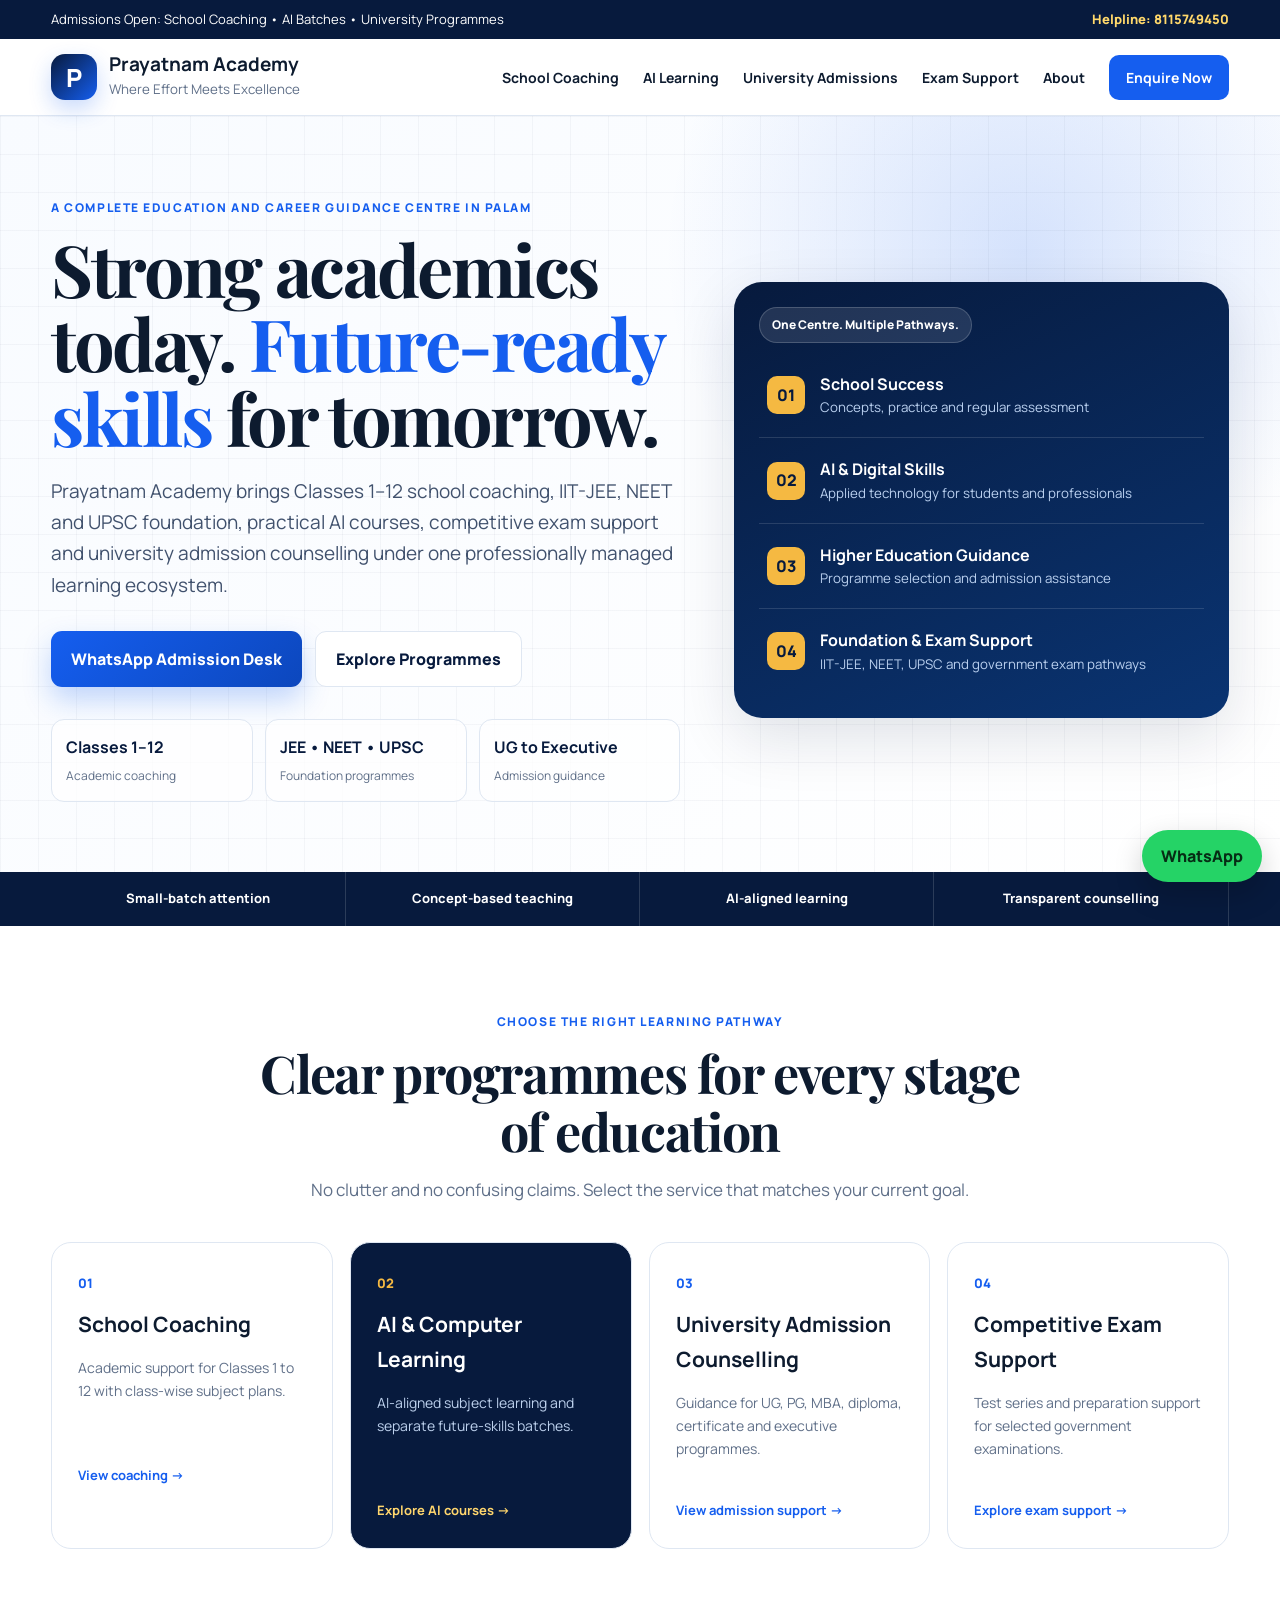
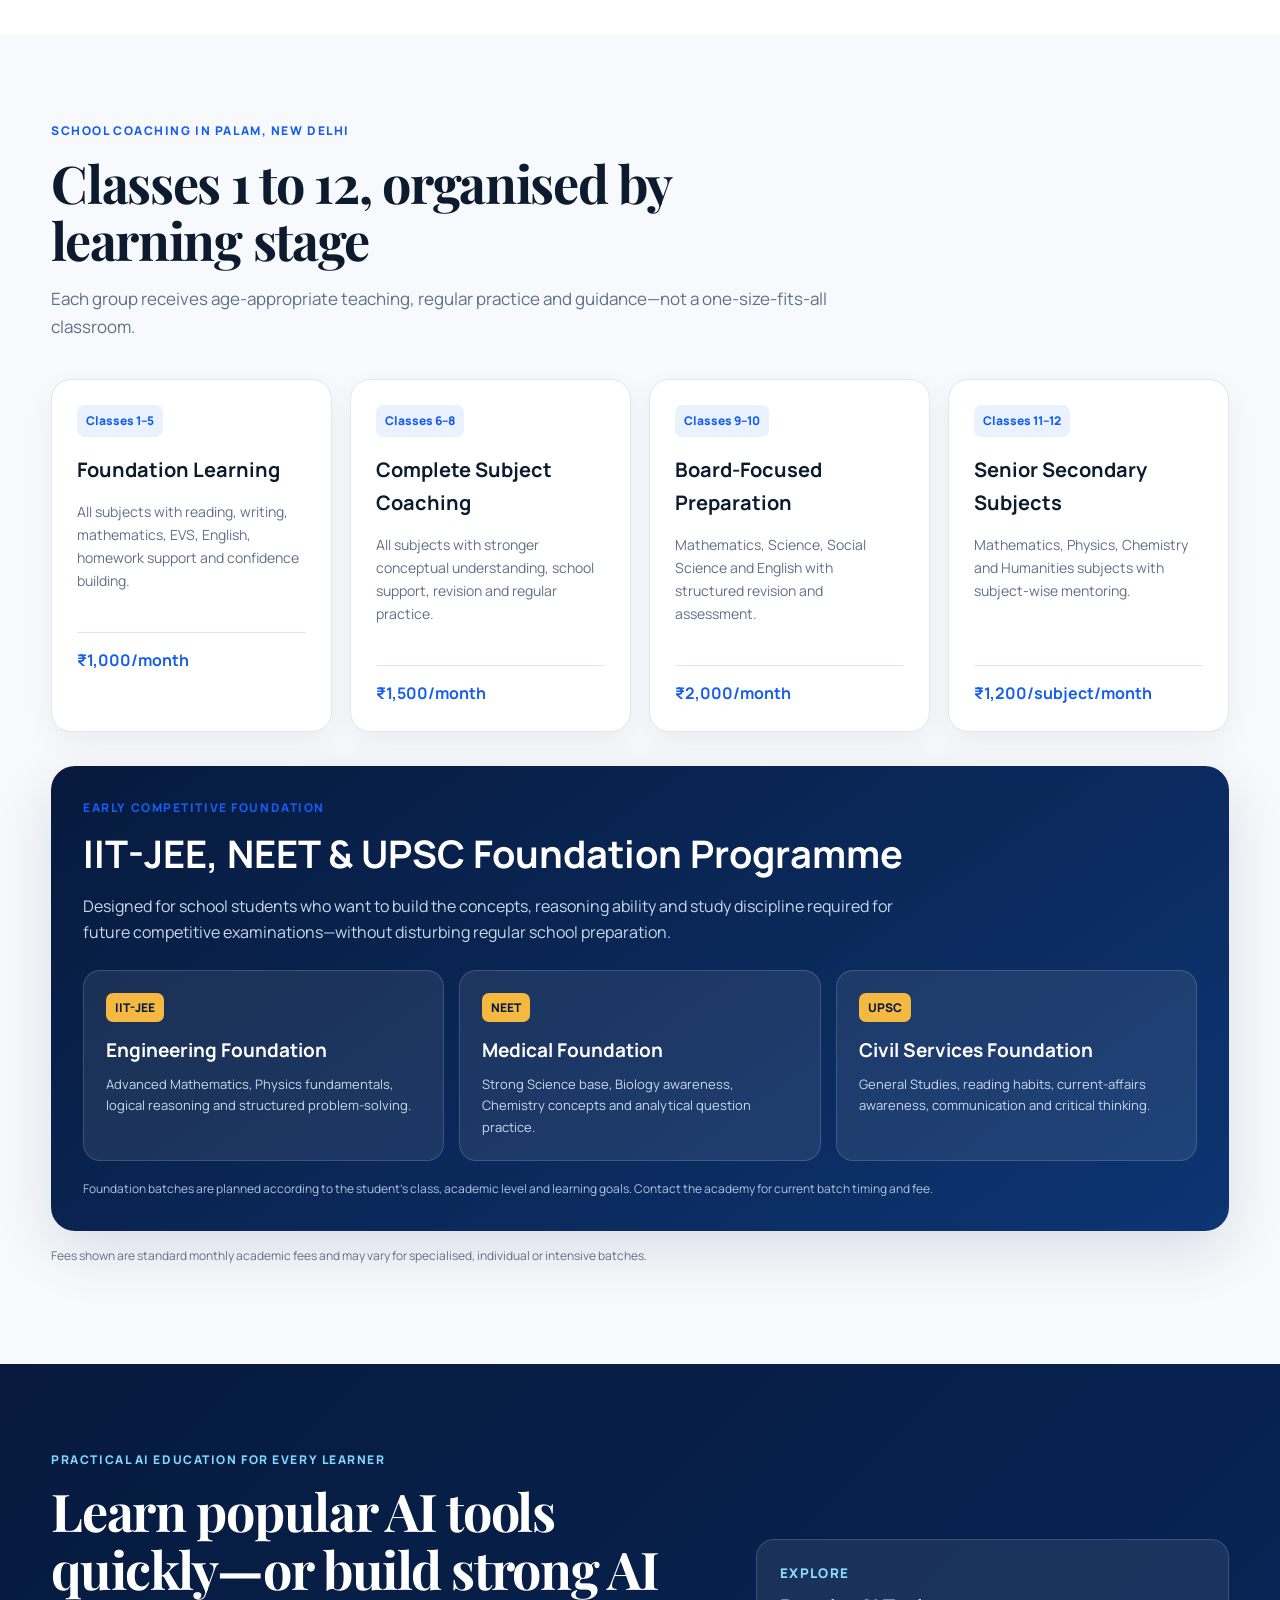
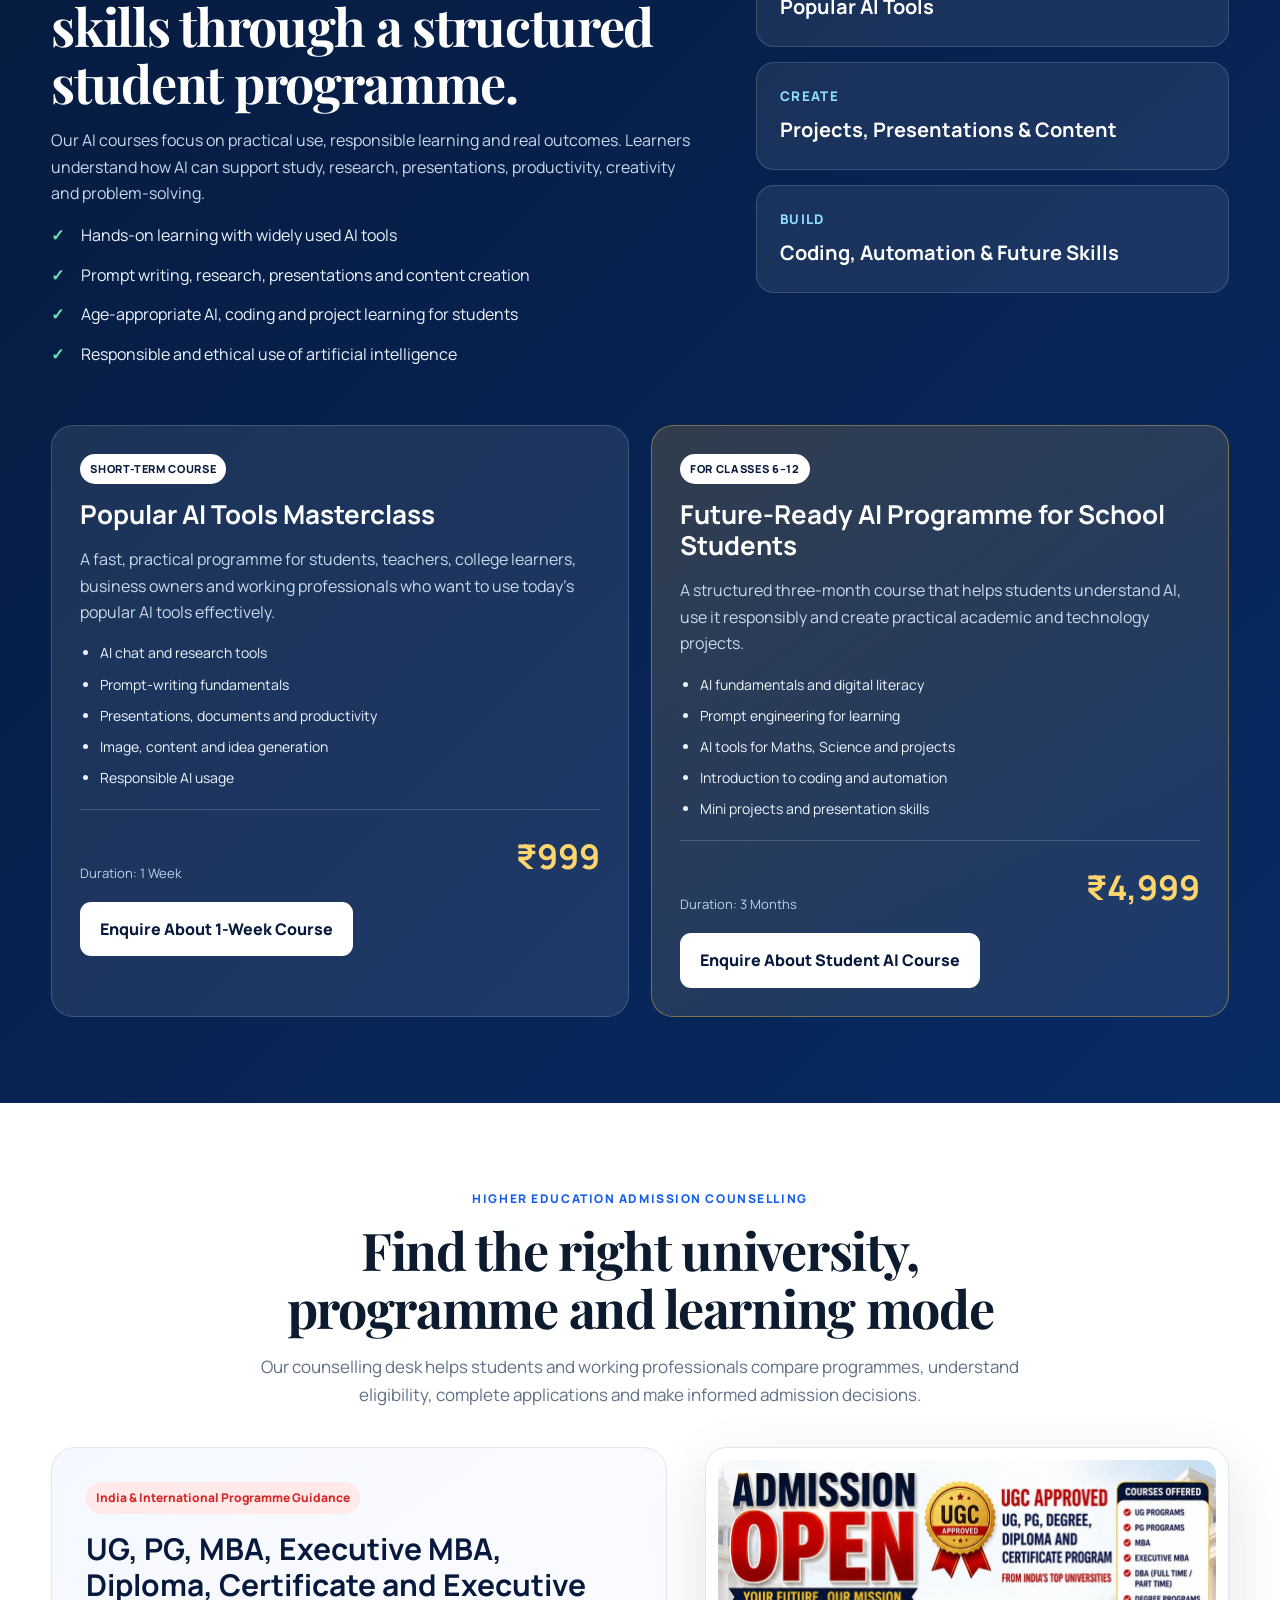
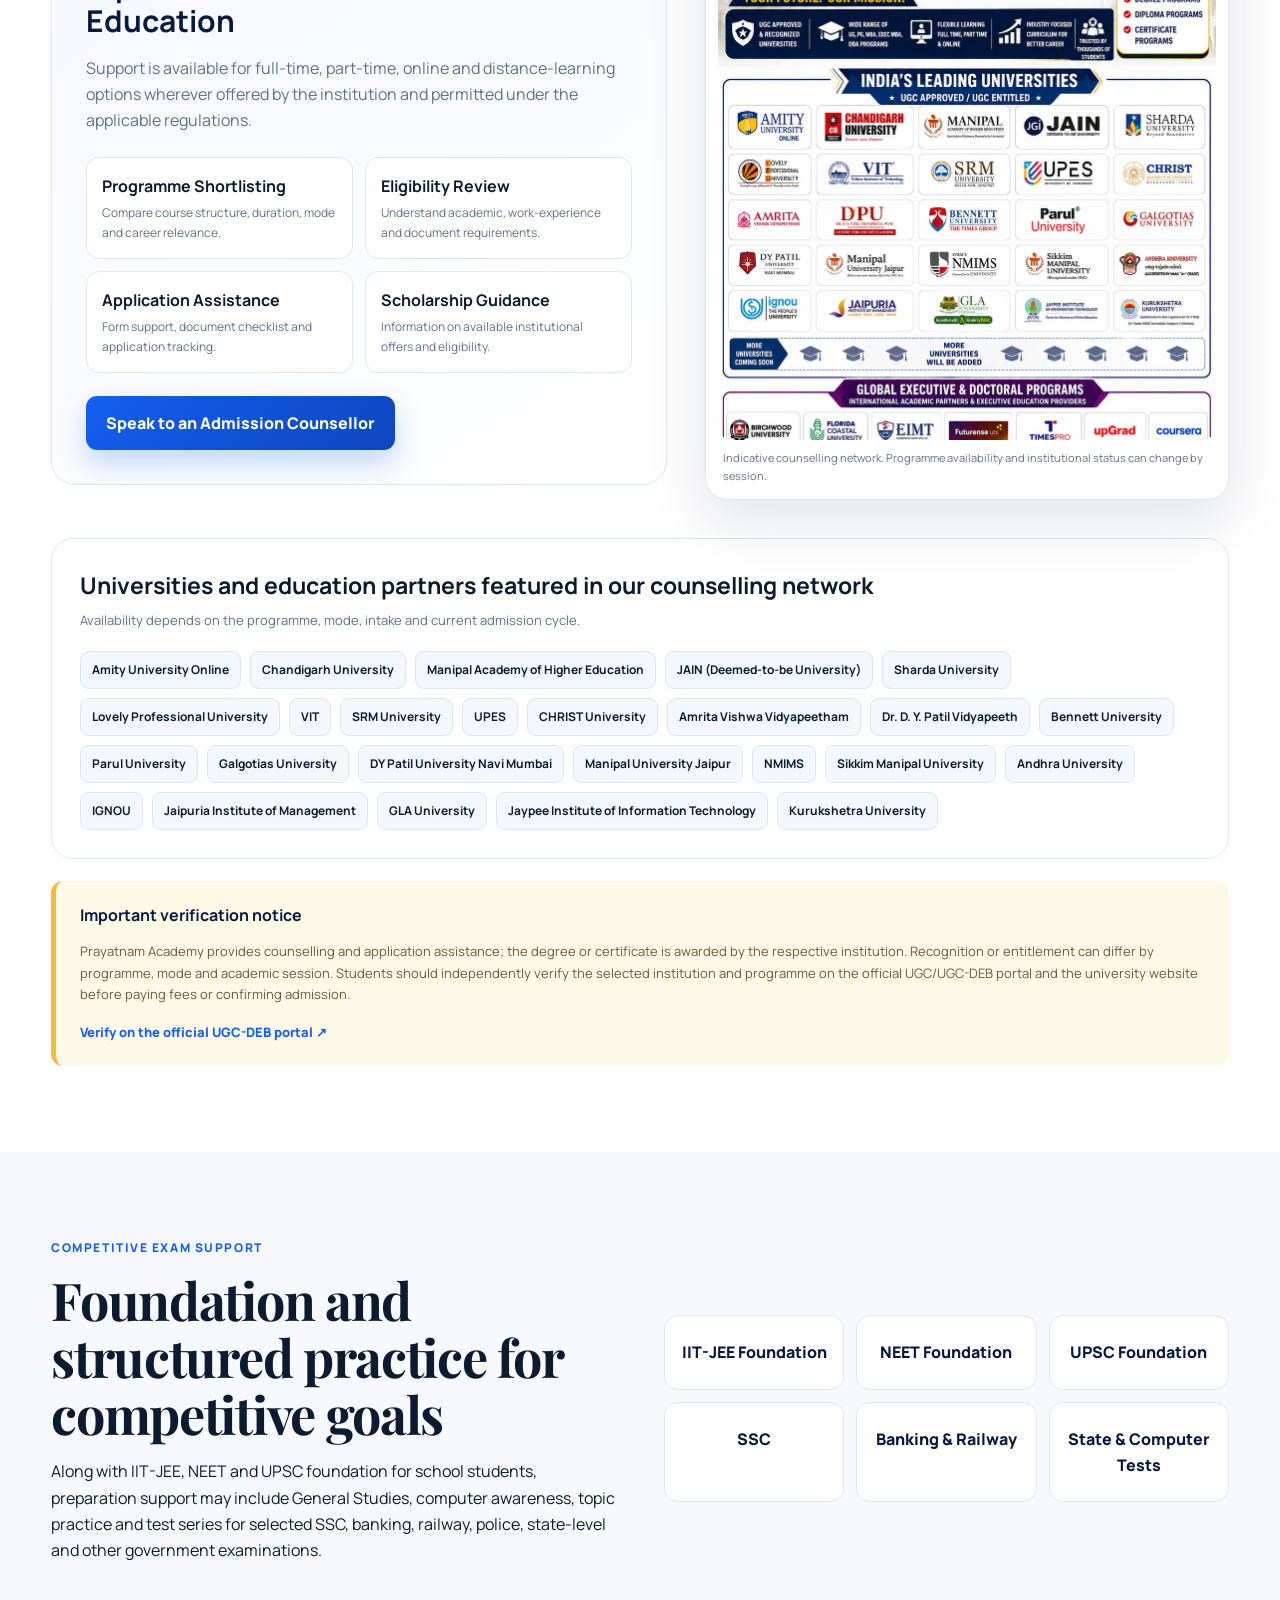
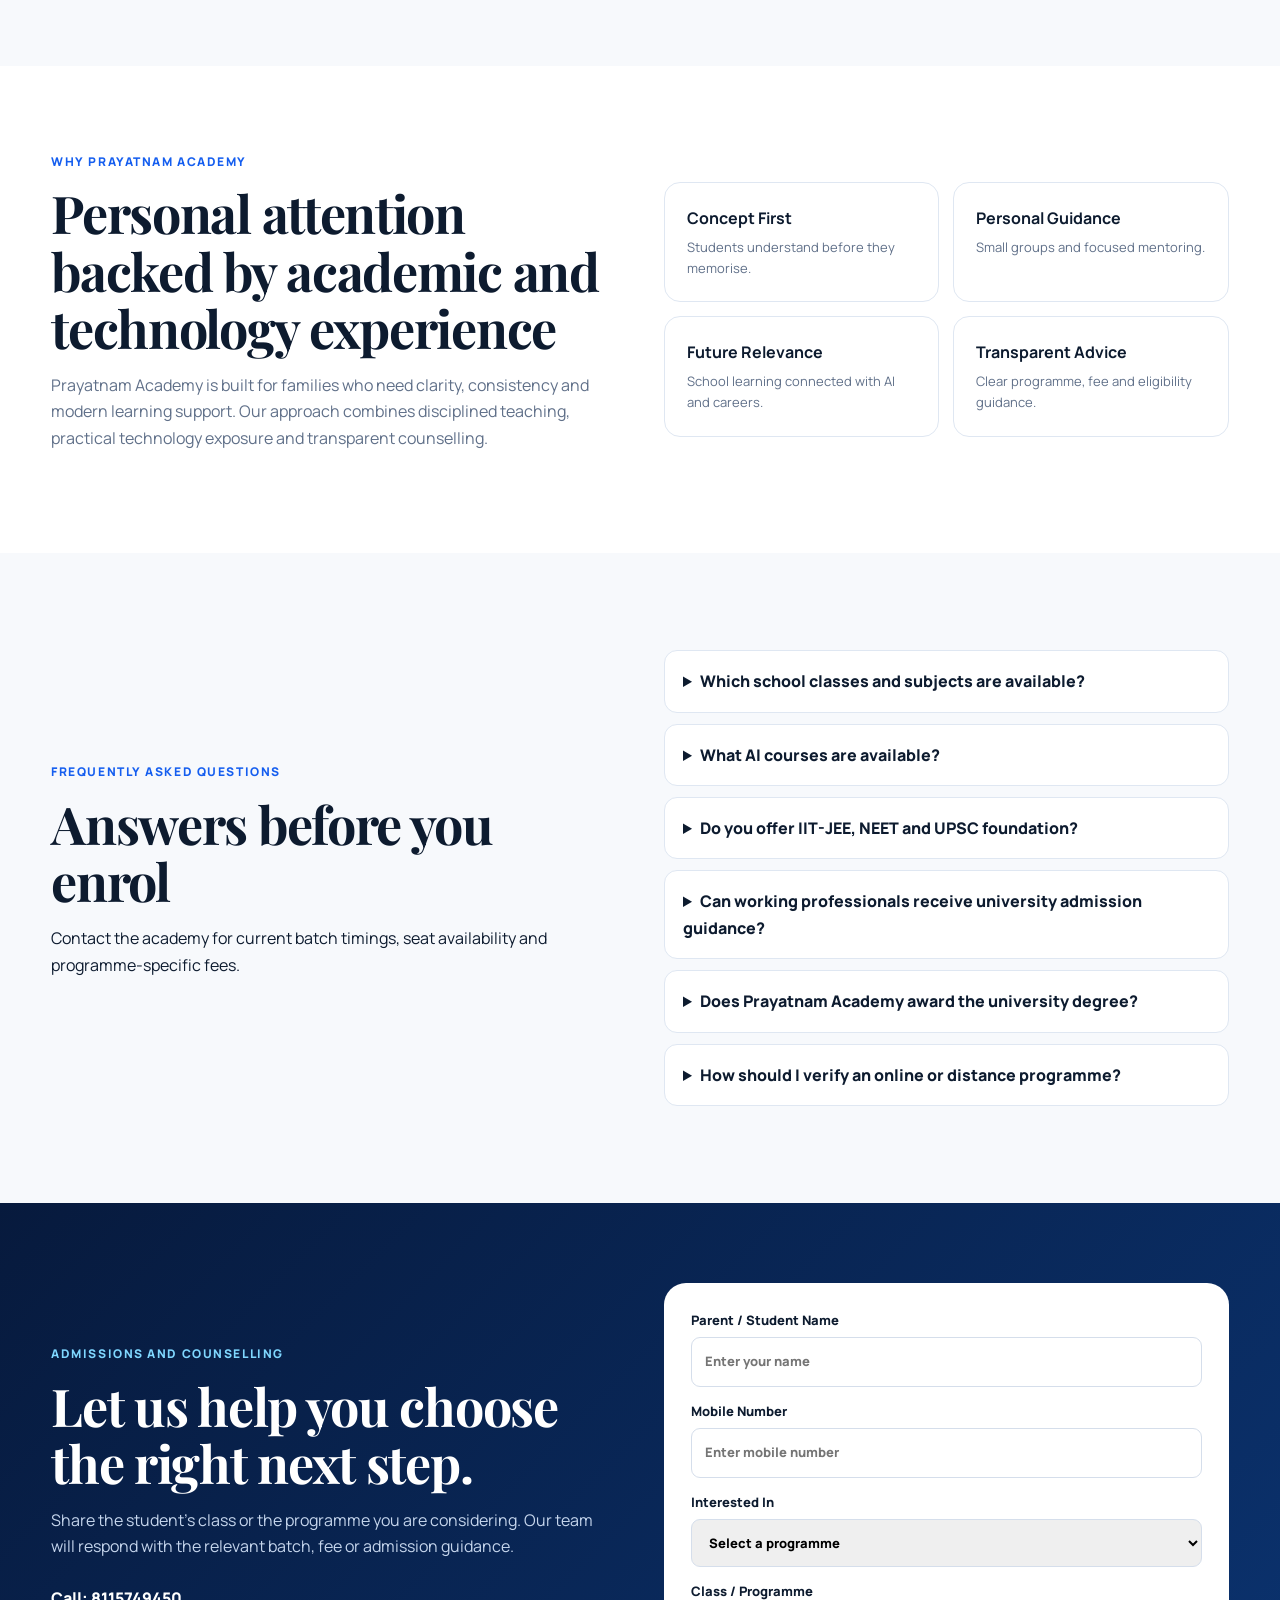
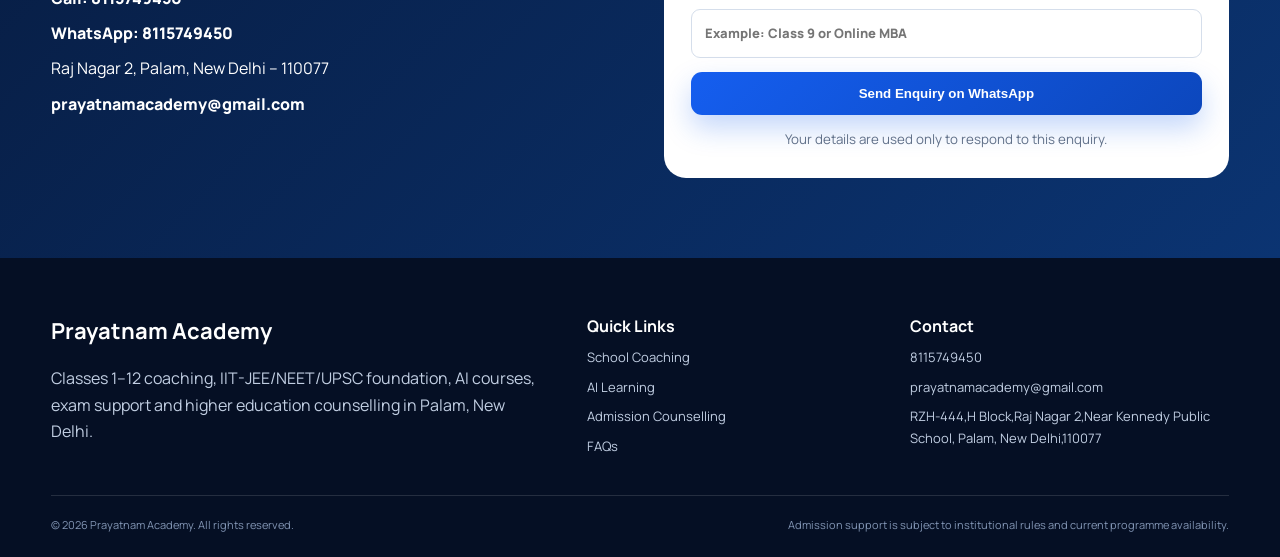
<file: index.html>
<!doctype html>
<html lang="en-IN">
<head>
  <meta charset="utf-8">
  <meta name="viewport" content="width=device-width, initial-scale=1">
  <title>Prayatnam Academy Palam | Classes 1–12, IIT-JEE, NEET, UPSC Foundation & AI Courses</title>
  <meta name="description" content="Prayatnam Academy in Palam, New Delhi offers Classes 1–12 coaching, IIT-JEE, NEET and UPSC foundation programmes, short-term AI tools courses, 3-month AI courses for Classes 6–12, competitive exam support and university admission counselling.">
  <meta name="keywords" content="Prayatnam Academy Palam, coaching classes in Palam, IIT JEE foundation Palam, NEET foundation classes Palam, UPSC foundation for school students, AI tools course Delhi, AI course for Classes 6 to 12, tuition classes Raj Nagar 2, university admission counsellor Delhi">
  <meta name="author" content="Prayatnam Academy">
  <meta name="robots" content="index,follow,max-image-preview:large,max-snippet:-1,max-video-preview:-1">
  <meta name="theme-color" content="#071a3d">
  <link rel="canonical" href="https://prayatnam247.com/">
  <link rel="preconnect" href="https://fonts.googleapis.com">
  <link rel="preconnect" href="https://fonts.gstatic.com" crossorigin>
  <link href="https://fonts.googleapis.com/css2?family=Manrope:wght@400;500;600;700;800&family=Playfair+Display:wght@700;800&display=swap" rel="stylesheet">
  <link rel="stylesheet" href="styles.css">

  <meta property="og:type" content="website">
  <meta property="og:locale" content="en_IN">
  <meta property="og:title" content="Prayatnam Academy | School Coaching, AI Learning & Admission Counselling">
  <meta property="og:description" content="One trusted learning centre for school coaching, future-ready AI skills, competitive exam support and university admission guidance in Palam, New Delhi.">
  <meta property="og:url" content="https://prayatnam247.com/">
  <meta property="og:image" content="https://prayatnam247.com/assets/university-admission-network.webp">
  <meta name="twitter:card" content="summary_large_image">

  <script type="application/ld+json">
  {
    "@context":"https://schema.org",
    "@graph":[
      {
        "@type":["EducationalOrganization","LocalBusiness"],
        "@id":"https://prayatnam247.com/#academy",
        "name":"Prayatnam Academy",
        "url":"https://prayatnam247.com/",
        "telephone":"+91-8115749450",
        "email":"prayatnamacademy@gmail.com",
        "slogan":"Where Effort Meets Excellence",
        "description":"School coaching for Classes 1 to 12, IIT-JEE, NEET and UPSC foundation, AI and computer education, competitive exam support, and university admission counselling in Palam, New Delhi.",
        "address":{
          "@type":"PostalAddress",
          "streetAddress":"Sir Chhotu Ram Marg, Near Kennedy Public School, H Block, Raj Nagar 2",
          "addressLocality":"Palam",
          "addressRegion":"Delhi",
          "postalCode":"110077",
          "addressCountry":"IN"
        },
        "areaServed":["Palam","Raj Nagar 2","Dwarka","New Delhi"],
        "sameAs":[]
      },
      {
        "@type":"WebSite",
        "@id":"https://prayatnam247.com/#website",
        "url":"https://prayatnam247.com/",
        "name":"Prayatnam Academy",
        "publisher":{"@id":"https://prayatnam247.com/#academy"}
      },
      {
        "@type":"FAQPage",
        "mainEntity":[
          {"@type":"Question","name":"Which classes are taught at Prayatnam Academy?","acceptedAnswer":{"@type":"Answer","text":"Prayatnam Academy provides all-subject coaching for Classes 1 to 8, Maths, Science, English and Social Science for Classes 9 and 10, and Mathematics, Science and Humanities subjects for Classes 11 and 12."}},
          {"@type":"Question","name":"Does Prayatnam Academy offer AI classes for school students?","acceptedAnswer":{"@type":"Answer","text":"Yes. A structured 3-month AI programme is available for Classes 6 to 12 at a fee of ₹4,999. Short-term 1-week courses covering popular AI tools are also available for students, teachers, college learners and working professionals at ₹999."}},
          {"@type":"Question","name":"Do you provide IIT-JEE, NEET and UPSC foundation coaching?","acceptedAnswer":{"@type":"Answer","text":"Yes. Foundation batches for IIT-JEE, NEET and UPSC are available for school students, with emphasis on Mathematics, Science, logical reasoning, general studies, analytical thinking and exam-oriented practice."}},
          {"@type":"Question","name":"Do you provide university admission counselling?","acceptedAnswer":{"@type":"Answer","text":"Yes. The academy provides counselling and application support for UG, PG, MBA, Executive MBA, diploma, certificate and selected doctoral or executive programmes, subject to the university's current eligibility, recognition and admission rules."}},
          {"@type":"Question","name":"How can students verify an online or distance programme?","acceptedAnswer":{"@type":"Answer","text":"Students should verify the university and the specific programme for the relevant academic session on the official UGC or UGC-DEB portal before completing admission."}}
        ]
      }
    ]
  }
  </script>
</head>
<body>
  <a class="skip-link" href="#main">Skip to content</a>

  <div class="announcement">
    <div class="container announcement-inner">
      <span>Admissions Open: School Coaching • AI Batches • University Programmes</span>
      <a href="tel:+918115749450">Helpline: 8115749450</a>
    </div>
  </div>

  <header class="site-header" id="top">
    <div class="container nav-wrap">
      <a class="brand" href="#top" aria-label="Prayatnam Academy home">
        <span class="brand-mark">P</span>
        <span><strong>Prayatnam Academy</strong><small>Where Effort Meets Excellence</small></span>
      </a>
      <button class="menu-btn" aria-label="Open navigation" aria-expanded="false">☰</button>
      <nav class="main-nav" aria-label="Primary navigation">
        <a href="#school">School Coaching</a>
        <a href="#ai">AI Learning</a>
        <a href="#admissions">University Admissions</a>
        <a href="#exams">Exam Support</a>
        <a href="#about">About</a>
        <a class="nav-action" href="#contact">Enquire Now</a>
      </nav>
    </div>
  </header>

  <main id="main">
    <section class="hero">
      <div class="container hero-grid">
        <div class="hero-copy">
          <div class="eyebrow">A complete education and career guidance centre in Palam</div>
          <h1>Strong academics today. <span>Future-ready skills</span> for tomorrow.</h1>
          <p>Prayatnam Academy brings Classes 1–12 school coaching, IIT-JEE, NEET and UPSC foundation, practical AI courses, competitive exam support and university admission counselling under one professionally managed learning ecosystem.</p>
          <div class="hero-actions">
            <a class="btn btn-primary" href="https://wa.me/918115749450?text=Hello%20Prayatnam%20Academy%2C%20I%20need%20admission%20guidance." target="_blank" rel="noopener">WhatsApp Admission Desk</a>
            <a class="btn btn-secondary" href="#pathways">Explore Programmes</a>
          </div>
          <div class="trust-row">
            <div><strong>Classes 1–12</strong><span>Academic coaching</span></div>
            <div><strong>JEE • NEET • UPSC</strong><span>Foundation programmes</span></div>
            <div><strong>UG to Executive</strong><span>Admission guidance</span></div>
          </div>
        </div>
        <div class="hero-panel" aria-label="Prayatnam Academy learning pathways">
          <div class="panel-badge">One Centre. Multiple Pathways.</div>
          <article><span>01</span><div><strong>School Success</strong><small>Concepts, practice and regular assessment</small></div></article>
          <article><span>02</span><div><strong>AI & Digital Skills</strong><small>Applied technology for students and professionals</small></div></article>
          <article><span>03</span><div><strong>Higher Education Guidance</strong><small>Programme selection and admission assistance</small></div></article>
          <article><span>04</span><div><strong>Foundation & Exam Support</strong><small>IIT-JEE, NEET, UPSC and government exam pathways</small></div></article>
        </div>
      </div>
    </section>

    <section class="quick-bar" aria-label="Key benefits">
      <div class="container quick-grid">
        <span>Small-batch attention</span><span>Concept-based teaching</span><span>AI-aligned learning</span><span>Transparent counselling</span>
      </div>
    </section>

    <section class="section" id="pathways">
      <div class="container">
        <div class="section-heading centered">
          <div class="eyebrow">Choose the right learning pathway</div>
          <h2>Clear programmes for every stage of education</h2>
          <p>No clutter and no confusing claims. Select the service that matches your current goal.</p>
        </div>
        <div class="pathway-grid">
          <a class="pathway-card" href="#school"><span>01</span><h3>School Coaching</h3><p>Academic support for Classes 1 to 12 with class-wise subject plans.</p><b>View coaching →</b></a>
          <a class="pathway-card featured" href="#ai"><span>02</span><h3>AI & Computer Learning</h3><p>AI-aligned subject learning and separate future-skills batches.</p><b>Explore AI courses →</b></a>
          <a class="pathway-card" href="#admissions"><span>03</span><h3>University Admission Counselling</h3><p>Guidance for UG, PG, MBA, diploma, certificate and executive programmes.</p><b>View admission support →</b></a>
          <a class="pathway-card" href="#exams"><span>04</span><h3>Competitive Exam Support</h3><p>Test series and preparation support for selected government examinations.</p><b>Explore exam support →</b></a>
        </div>
      </div>
    </section>

    <section class="section section-soft" id="school">
      <div class="container">
        <div class="section-heading">
          <div class="eyebrow">School coaching in Palam, New Delhi</div>
          <h2>Classes 1 to 12, organised by learning stage</h2>
          <p>Each group receives age-appropriate teaching, regular practice and guidance—not a one-size-fits-all classroom.</p>
        </div>
        <div class="class-grid">
          <article><div class="class-tag">Classes 1–5</div><h3>Foundation Learning</h3><p>All subjects with reading, writing, mathematics, EVS, English, homework support and confidence building.</p><strong>₹1,000/month</strong></article>
          <article><div class="class-tag">Classes 6–8</div><h3>Complete Subject Coaching</h3><p>All subjects with stronger conceptual understanding, school support, revision and regular practice.</p><strong>₹1,500/month</strong></article>
          <article><div class="class-tag">Classes 9–10</div><h3>Board-Focused Preparation</h3><p>Mathematics, Science, Social Science and English with structured revision and assessment.</p><strong>₹2,000/month</strong></article>
          <article><div class="class-tag">Classes 11–12</div><h3>Senior Secondary Subjects</h3><p>Mathematics, Physics, Chemistry and Humanities subjects with subject-wise mentoring.</p><strong>₹1,200/subject/month</strong></article>
        </div>

        <div class="foundation-programme">
          <div class="foundation-intro">
            <div class="eyebrow">Early competitive foundation</div>
            <h3>IIT-JEE, NEET & UPSC Foundation Programme</h3>
            <p>Designed for school students who want to build the concepts, reasoning ability and study discipline required for future competitive examinations—without disturbing regular school preparation.</p>
          </div>
          <div class="foundation-cards">
            <article><span>IIT-JEE</span><h4>Engineering Foundation</h4><p>Advanced Mathematics, Physics fundamentals, logical reasoning and structured problem-solving.</p></article>
            <article><span>NEET</span><h4>Medical Foundation</h4><p>Strong Science base, Biology awareness, Chemistry concepts and analytical question practice.</p></article>
            <article><span>UPSC</span><h4>Civil Services Foundation</h4><p>General Studies, reading habits, current-affairs awareness, communication and critical thinking.</p></article>
          </div>
          <p class="foundation-note">Foundation batches are planned according to the student's class, academic level and learning goals. Contact the academy for current batch timing and fee.</p>
        </div>

        <p class="fee-note">Fees shown are standard monthly academic fees and may vary for specialised, individual or intensive batches.</p>
      </div>
    </section>

    <section class="section ai-section" id="ai">
      <div class="container">
        <div class="ai-grid">
          <div>
            <div class="eyebrow light">Practical AI education for every learner</div>
            <h2>Learn popular AI tools quickly—or build strong AI skills through a structured student programme.</h2>
            <p>Our AI courses focus on practical use, responsible learning and real outcomes. Learners understand how AI can support study, research, presentations, productivity, creativity and problem-solving.</p>
            <ul class="check-list">
              <li>Hands-on learning with widely used AI tools</li>
              <li>Prompt writing, research, presentations and content creation</li>
              <li>Age-appropriate AI, coding and project learning for students</li>
              <li>Responsible and ethical use of artificial intelligence</li>
            </ul>
          </div>
          <div class="ai-stack">
            <div><small>Explore</small><strong>Popular AI Tools</strong></div>
            <div><small>Create</small><strong>Projects, Presentations & Content</strong></div>
            <div><small>Build</small><strong>Coding, Automation & Future Skills</strong></div>
          </div>
        </div>

        <div class="ai-course-grid">
          <article class="ai-course-card quick-course">
            <div class="course-badge">Short-Term Course</div>
            <h3>Popular AI Tools Masterclass</h3>
            <p>A fast, practical programme for students, teachers, college learners, business owners and working professionals who want to use today's popular AI tools effectively.</p>
            <ul>
              <li>AI chat and research tools</li>
              <li>Prompt-writing fundamentals</li>
              <li>Presentations, documents and productivity</li>
              <li>Image, content and idea generation</li>
              <li>Responsible AI usage</li>
            </ul>
            <div class="course-price"><span>Duration: 1 Week</span><strong>₹999</strong></div>
            <a class="btn btn-light" href="https://wa.me/918115749450?text=Hello%20Prayatnam%20Academy%2C%20I%20want%20details%20about%20the%201-week%20Popular%20AI%20Tools%20course%20priced%20at%20Rs.%20999." target="_blank" rel="noopener">Enquire About 1-Week Course</a>
          </article>

          <article class="ai-course-card student-course">
            <div class="course-badge">For Classes 6–12</div>
            <h3>Future-Ready AI Programme for School Students</h3>
            <p>A structured three-month course that helps students understand AI, use it responsibly and create practical academic and technology projects.</p>
            <ul>
              <li>AI fundamentals and digital literacy</li>
              <li>Prompt engineering for learning</li>
              <li>AI tools for Maths, Science and projects</li>
              <li>Introduction to coding and automation</li>
              <li>Mini projects and presentation skills</li>
            </ul>
            <div class="course-price"><span>Duration: 3 Months</span><strong>₹4,999</strong></div>
            <a class="btn btn-light" href="https://wa.me/918115749450?text=Hello%20Prayatnam%20Academy%2C%20I%20want%20details%20about%20the%203-month%20AI%20course%20for%20Classes%206%20to%2012%20priced%20at%20Rs.%204999." target="_blank" rel="noopener">Enquire About Student AI Course</a>
          </article>
        </div>
      </div>
    </section>

    <section class="section admissions-section" id="admissions">
      <div class="container">
        <div class="section-heading centered">
          <div class="eyebrow">Higher education admission counselling</div>
          <h2>Find the right university, programme and learning mode</h2>
          <p>Our counselling desk helps students and working professionals compare programmes, understand eligibility, complete applications and make informed admission decisions.</p>
        </div>

        <div class="admission-hero">
          <div class="admission-copy">
            <span class="admission-label">India & International Programme Guidance</span>
            <h3>UG, PG, MBA, Executive MBA, Diploma, Certificate and Executive Education</h3>
            <p>Support is available for full-time, part-time, online and distance-learning options wherever offered by the institution and permitted under the applicable regulations.</p>
            <div class="admission-services">
              <div><b>Programme Shortlisting</b><span>Compare course structure, duration, mode and career relevance.</span></div>
              <div><b>Eligibility Review</b><span>Understand academic, work-experience and document requirements.</span></div>
              <div><b>Application Assistance</b><span>Form support, document checklist and application tracking.</span></div>
              <div><b>Scholarship Guidance</b><span>Information on available institutional offers and eligibility.</span></div>
            </div>
            <a class="btn btn-primary" href="https://wa.me/918115749450?text=Hello%20Prayatnam%20Academy%2C%20I%20need%20university%20admission%20counselling." target="_blank" rel="noopener">Speak to an Admission Counsellor</a>
          </div>
          <figure class="poster-wrap">
            <img src="assets/university-admission-network.webp" width="1000" height="1480" loading="lazy" alt="University admission counselling programmes and institutions supported by Prayatnam Academy">
            <figcaption>Indicative counselling network. Programme availability and institutional status can change by session.</figcaption>
          </figure>
        </div>

        <div class="university-list-wrap">
          <div class="list-title"><h3>Universities and education partners featured in our counselling network</h3><p>Availability depends on the programme, mode, intake and current admission cycle.</p></div>
          <div class="university-chips" aria-label="Featured universities">
            <span>Amity University Online</span><span>Chandigarh University</span><span>Manipal Academy of Higher Education</span><span>JAIN (Deemed-to-be University)</span><span>Sharda University</span><span>Lovely Professional University</span><span>VIT</span><span>SRM University</span><span>UPES</span><span>CHRIST University</span><span>Amrita Vishwa Vidyapeetham</span><span>Dr. D. Y. Patil Vidyapeeth</span><span>Bennett University</span><span>Parul University</span><span>Galgotias University</span><span>DY Patil University Navi Mumbai</span><span>Manipal University Jaipur</span><span>NMIMS</span><span>Sikkim Manipal University</span><span>Andhra University</span><span>IGNOU</span><span>Jaipuria Institute of Management</span><span>GLA University</span><span>Jaypee Institute of Information Technology</span><span>Kurukshetra University</span>
          </div>
        </div>

        <div class="compliance-note">
          <strong>Important verification notice</strong>
          <p>Prayatnam Academy provides counselling and application assistance; the degree or certificate is awarded by the respective institution. Recognition or entitlement can differ by programme, mode and academic session. Students should independently verify the selected institution and programme on the official UGC/UGC-DEB portal and the university website before paying fees or confirming admission.</p>
          <a href="https://deb.ugc.ac.in/" target="_blank" rel="noopener">Verify on the official UGC-DEB portal ↗</a>
        </div>
      </div>
    </section>

    <section class="section section-soft" id="exams">
      <div class="container exam-grid">
        <div>
          <div class="eyebrow">Competitive exam support</div>
          <h2>Foundation and structured practice for competitive goals</h2>
          <p>Along with IIT-JEE, NEET and UPSC foundation for school students, preparation support may include General Studies, computer awareness, topic practice and test series for selected SSC, banking, railway, police, state-level and other government examinations.</p>
        </div>
        <div class="exam-cards"><span>IIT-JEE Foundation</span><span>NEET Foundation</span><span>UPSC Foundation</span><span>SSC</span><span>Banking & Railway</span><span>State & Computer Tests</span></div>
      </div>
    </section>

    <section class="section" id="about">
      <div class="container about-grid">
        <div class="about-panel"><div class="eyebrow">Why Prayatnam Academy</div><h2>Personal attention backed by academic and technology experience</h2><p>Prayatnam Academy is built for families who need clarity, consistency and modern learning support. Our approach combines disciplined teaching, practical technology exposure and transparent counselling.</p></div>
        <div class="values-grid"><div><strong>Concept First</strong><span>Students understand before they memorise.</span></div><div><strong>Personal Guidance</strong><span>Small groups and focused mentoring.</span></div><div><strong>Future Relevance</strong><span>School learning connected with AI and careers.</span></div><div><strong>Transparent Advice</strong><span>Clear programme, fee and eligibility guidance.</span></div></div>
      </div>
    </section>

    <section class="section faq-section" id="faq">
      <div class="container faq-grid">
        <div><div class="eyebrow">Frequently asked questions</div><h2>Answers before you enrol</h2><p>Contact the academy for current batch timings, seat availability and programme-specific fees.</p></div>
        <div class="accordions">
          <details><summary>Which school classes and subjects are available?</summary><p>All-subject coaching is available for Classes 1–8. For Classes 9–10, the main subjects are Mathematics, Science, English and Social Science. For Classes 11–12, Mathematics, Physics, Chemistry and selected Humanities subjects are available.</p></details>
          <details><summary>What AI courses are available?</summary><p>A 1-week Popular AI Tools Masterclass is available at ₹999. A structured 3-month AI programme for Classes 6–12 is available at ₹4,999. AI concepts may also be connected with regular subjects during academic learning.</p></details>
          <details><summary>Do you offer IIT-JEE, NEET and UPSC foundation?</summary><p>Yes. Foundation support is available for school students and focuses on core concepts, logical reasoning, analytical thinking, General Studies awareness and disciplined exam preparation.</p></details>
          <details><summary>Can working professionals receive university admission guidance?</summary><p>Yes. Counselling is available for suitable UG, PG, MBA, Executive MBA, diploma, certificate and executive programmes, subject to eligibility and current institutional availability.</p></details>
          <details><summary>Does Prayatnam Academy award the university degree?</summary><p>No. Prayatnam Academy is a counselling and admission-support centre. The respective university or awarding institution delivers the programme and awards the qualification.</p></details>
          <details><summary>How should I verify an online or distance programme?</summary><p>Check the specific university, programme, mode and academic session on the official UGC/UGC-DEB portal and the institution's official website before admission.</p></details>
        </div>
      </div>
    </section>

    <section class="contact-section" id="contact">
      <div class="container contact-grid">
        <div class="contact-copy"><div class="eyebrow light">Admissions and counselling</div><h2>Let us help you choose the right next step.</h2><p>Share the student's class or the programme you are considering. Our team will respond with the relevant batch, fee or admission guidance.</p><div class="contact-details"><a href="tel:+918115749450">Call: 8115749450</a><a href="https://wa.me/918115749450" target="_blank" rel="noopener">WhatsApp: 8115749450</a><span>Raj Nagar 2, Palam, New Delhi – 110077</span><a href="mailto:prayatnamacademy@gmail.com">prayatnamacademy@gmail.com</a></div></div>
        <form class="inquiry-form" id="inquiryForm">
          <label>Parent / Student Name<input id="name" name="name" required autocomplete="name" placeholder="Enter your name"></label>
          <label>Mobile Number<input id="phone" name="phone" required inputmode="tel" autocomplete="tel" placeholder="Enter mobile number"></label>
          <label>Interested In<select id="interest" name="interest" required><option value="">Select a programme</option><option>School Coaching</option><option>1-Week AI Tools Course – ₹999</option><option>3-Month AI Course for Classes 6–12 – ₹4,999</option><option>IIT-JEE / NEET / UPSC Foundation</option><option>University Admission Counselling</option><option>Competitive Exam Support</option></select></label>
          <label>Class / Programme<input id="programme" name="programme" placeholder="Example: Class 9 or Online MBA"></label>
          <button class="btn btn-primary" type="submit">Send Enquiry on WhatsApp</button>
          <small>Your details are used only to respond to this enquiry.</small>
        </form>
      </div>
    </section>
  </main>

  <a class="floating-wa" href="https://wa.me/918115749450?text=Hello%20Prayatnam%20Academy%2C%20I%20need%20admission%20details." target="_blank" rel="noopener" aria-label="Chat on WhatsApp">WhatsApp</a>

  <footer>
    <div class="container footer-grid"><div><strong>Prayatnam Academy</strong><p>Classes 1–12 coaching, IIT-JEE/NEET/UPSC foundation, AI courses, exam support and higher education counselling in Palam, New Delhi.</p></div><div><b>Quick Links</b><a href="#school">School Coaching</a><a href="#ai">AI Learning</a><a href="#admissions">Admission Counselling</a><a href="#faq">FAQs</a></div><div><b>Contact</b><a href="tel:+918115749450">8115749450</a><a href="mailto:prayatnamacademy@gmail.com">prayatnamacademy@gmail.com</a><span>RZH-444,H Block,Raj Nagar 2,Near Kennedy Public School, Palam, New Delhi,110077</span></div></div>
    <div class="container footer-bottom"><span>© 2026 Prayatnam Academy. All rights reserved.</span><span>Admission support is subject to institutional rules and current programme availability.</span></div>
  </footer>
  <script src="script.js"></script>
</body>
</html>
</file>
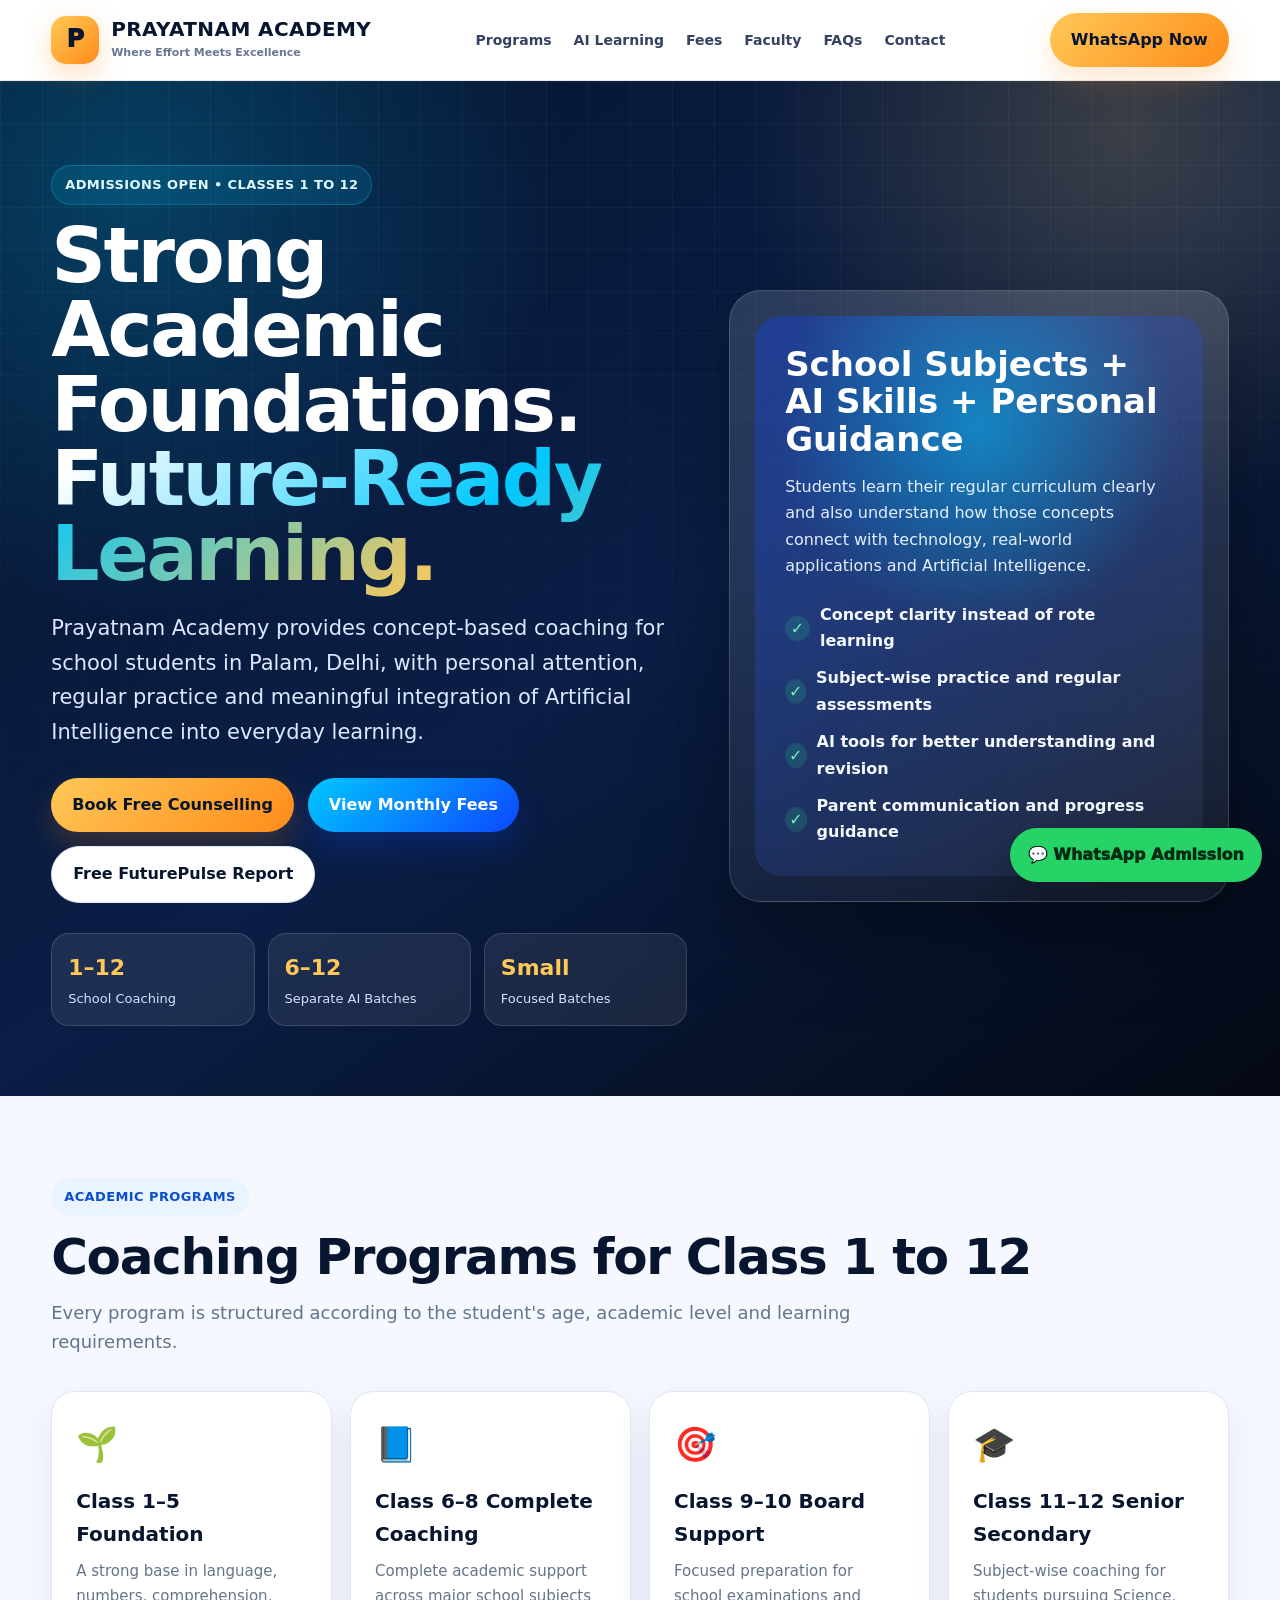
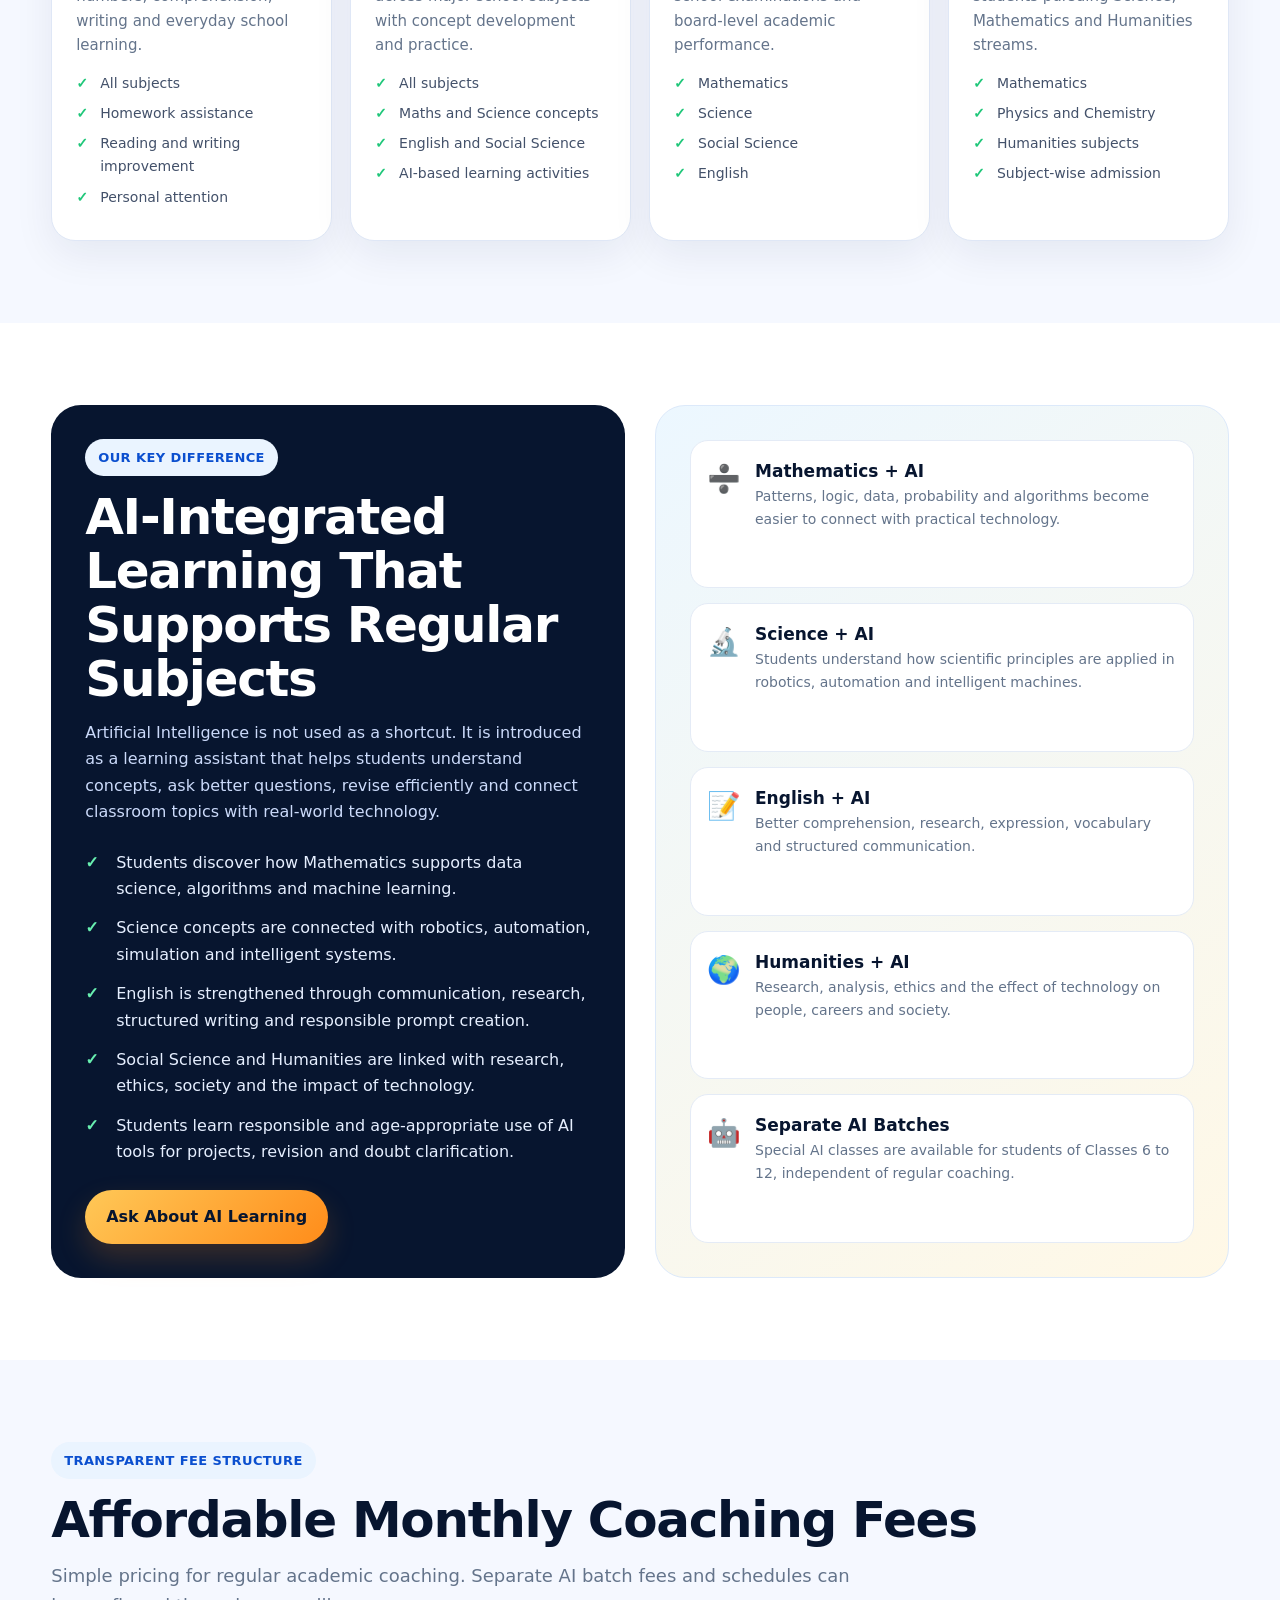
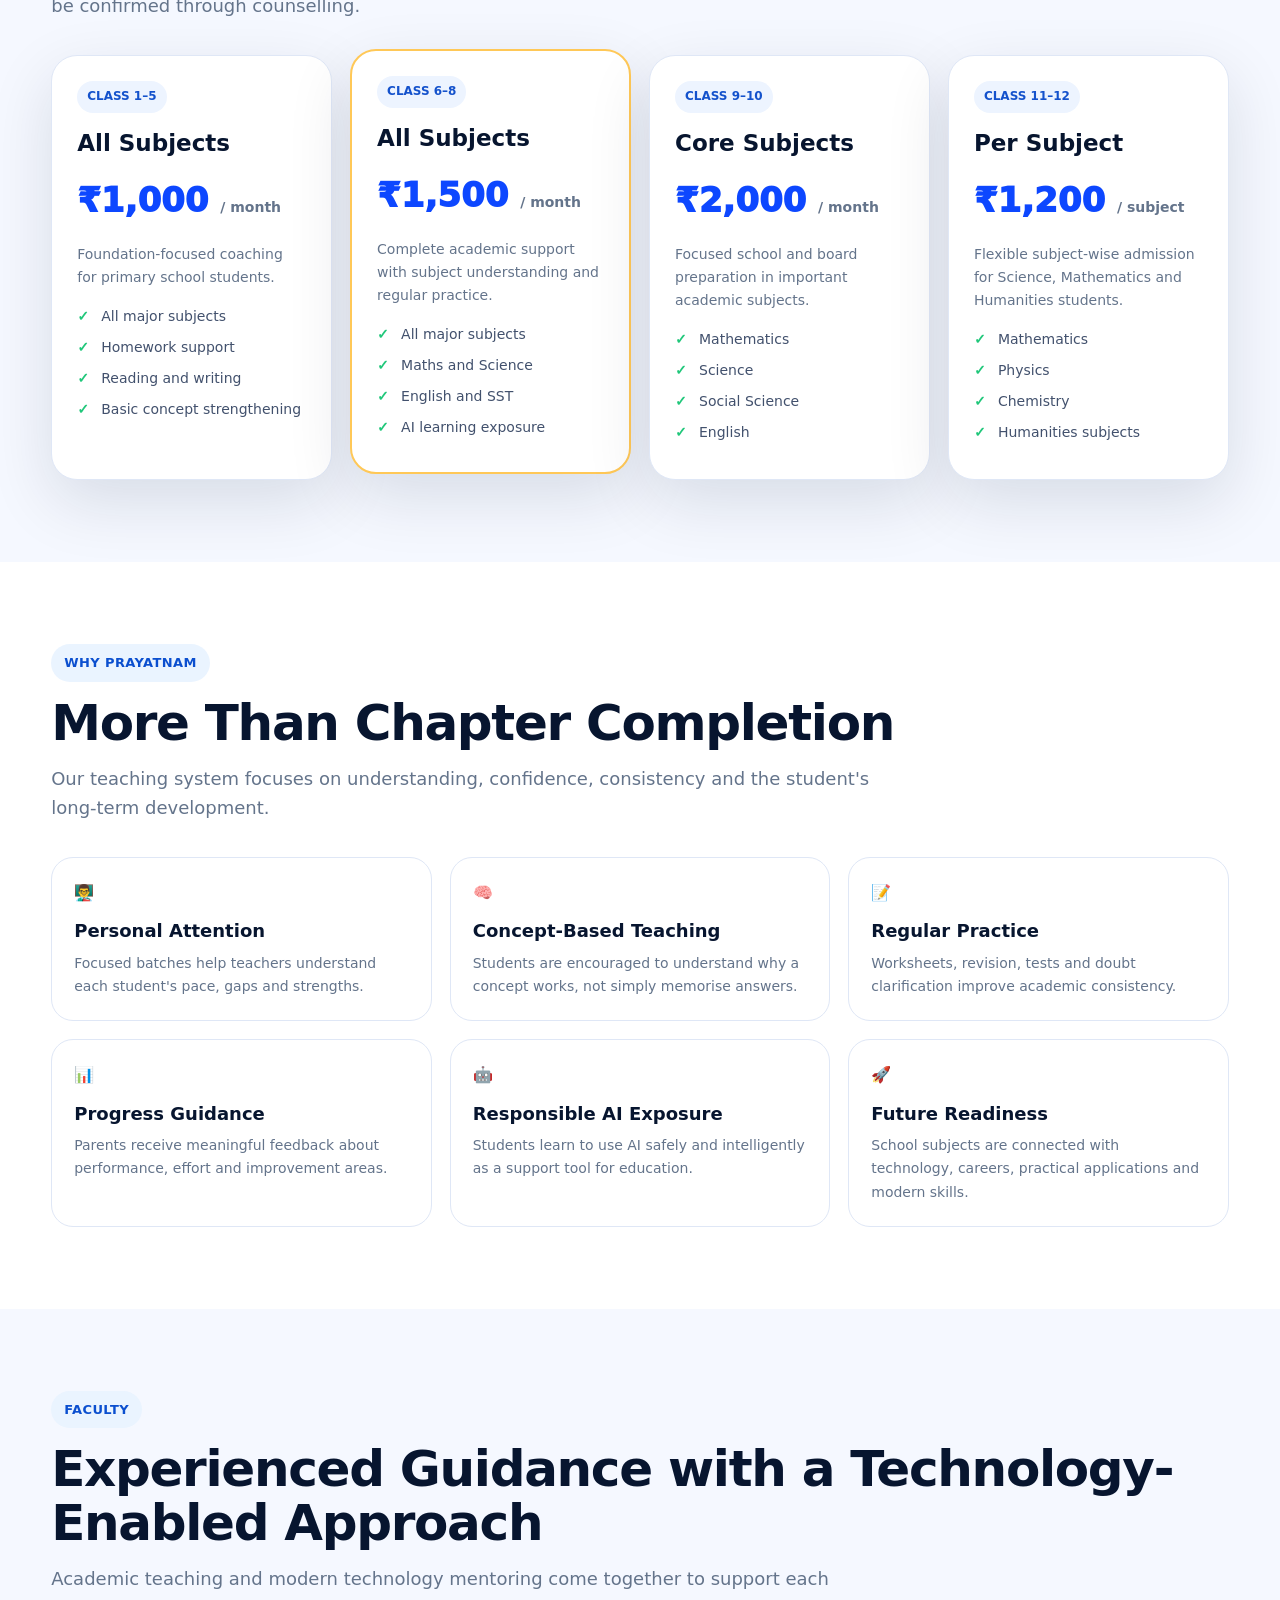
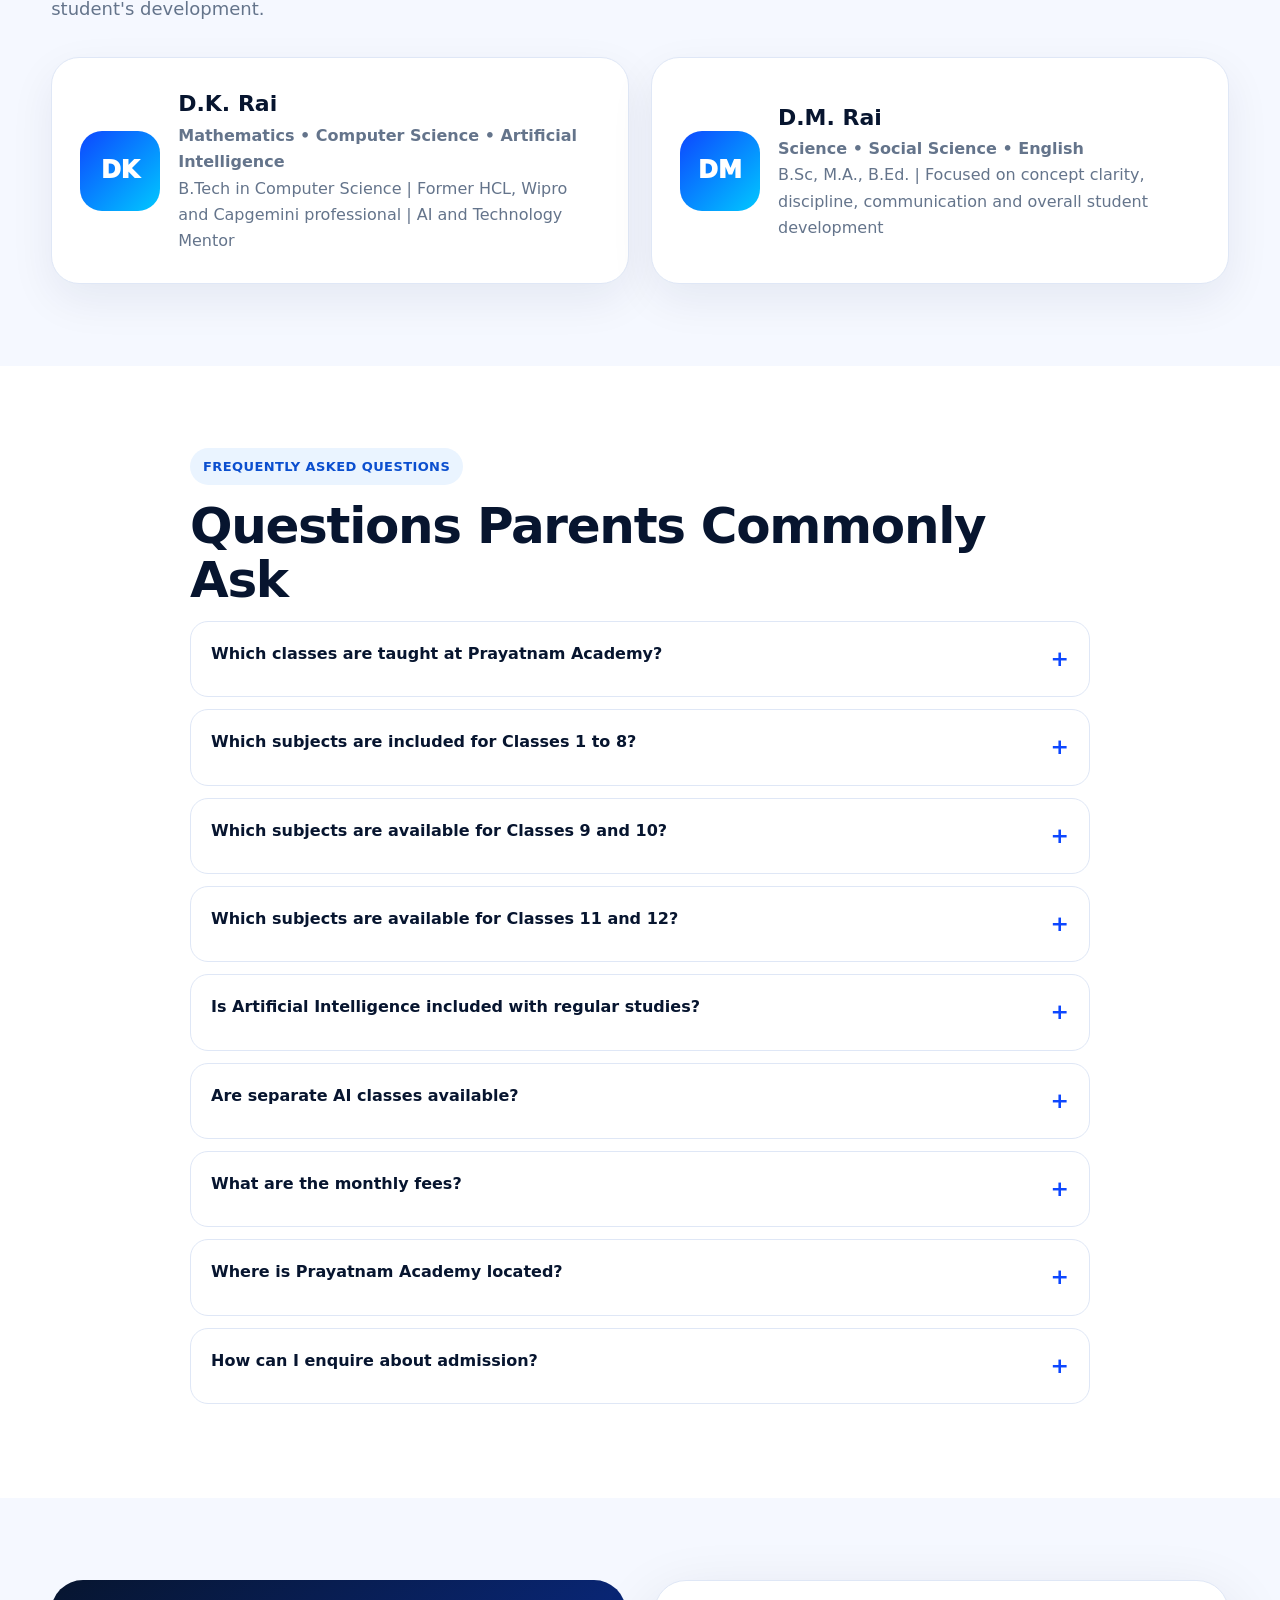
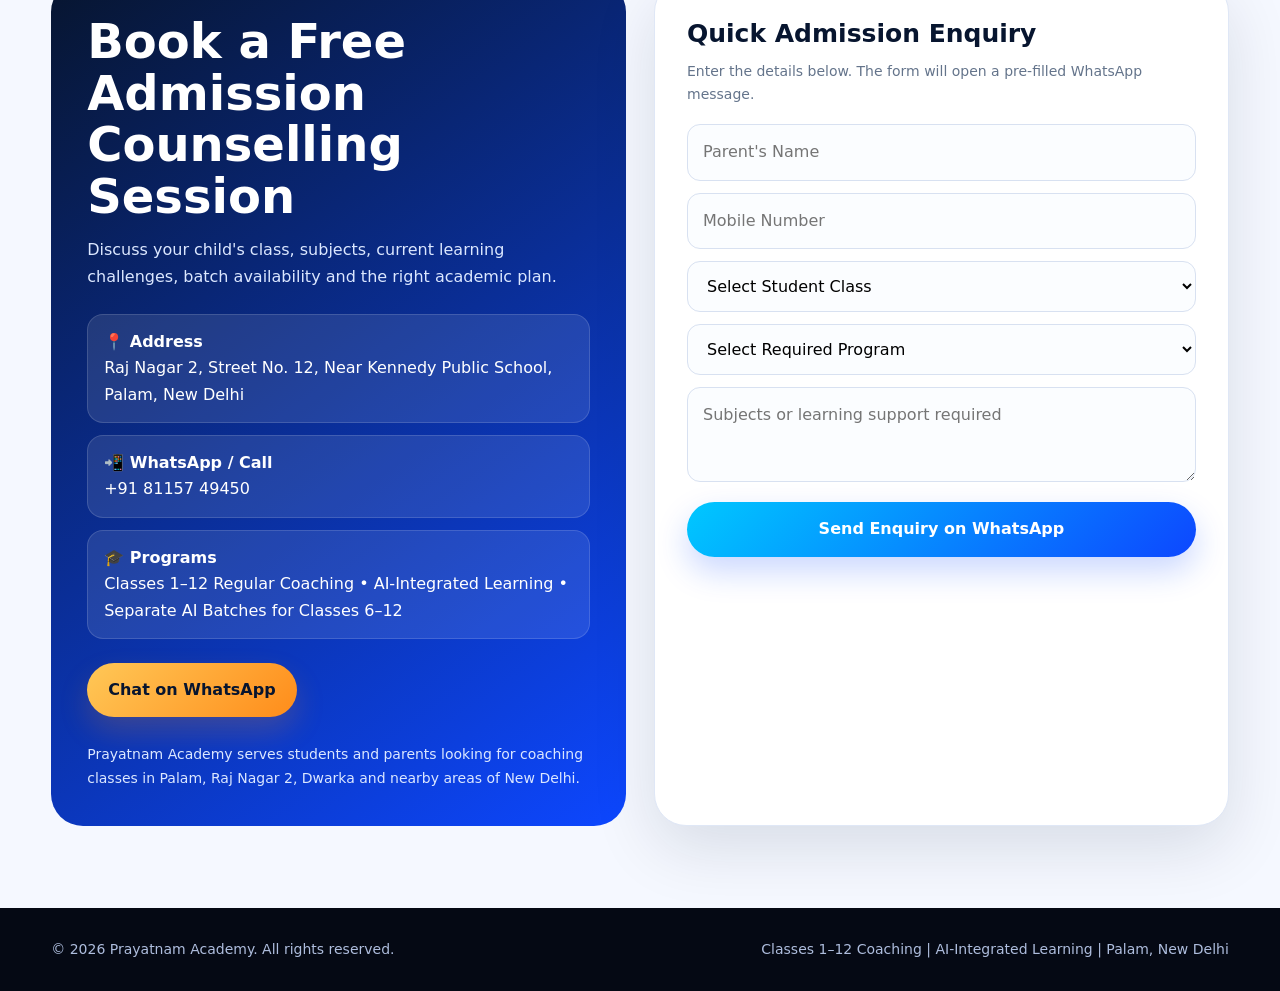
<file: admission.html>
<!DOCTYPE html>
<html lang="en-IN">
<head>
  <meta charset="UTF-8" />
  <meta name="viewport" content="width=device-width, initial-scale=1.0" />
  <meta name="robots" content="index, follow, max-image-preview:large" />
  <meta name="theme-color" content="#07152f" />

  <title>Prayatnam Academy Palam | Coaching Classes 1 to 12 & AI Learning</title>
  <meta name="description" content="Prayatnam Academy offers affordable coaching classes for Class 1 to 12 in Palam, Delhi. All subjects for Classes 1–8, Maths, Science, SST and English for Classes 9–10, and Mathematics, Science and Humanities subjects for Classes 11–12, with AI-integrated learning and separate AI batches for Classes 6–12." />
  <meta name="keywords" content="coaching classes in Palam, tuition classes in Palam Delhi, Class 1 to 12 coaching, CBSE coaching Palam, maths tuition Palam, science tuition Palam, AI classes for students, Prayatnam Academy, tuition near Kennedy Public School" />
  <meta name="author" content="Prayatnam Academy" />

  <link rel="canonical" href="https://prayatnam247.com/" />

  <meta property="og:type" content="website" />
  <meta property="og:locale" content="en_IN" />
  <meta property="og:title" content="Prayatnam Academy Palam | Coaching Classes 1 to 12" />
  <meta property="og:description" content="Concept-based school coaching with personal attention, affordable fees and AI-integrated learning for students of Classes 1 to 12." />
  <meta property="og:url" content="https://prayatnam247.com/" />
  <meta property="og:site_name" content="Prayatnam Academy" />

  <meta name="twitter:card" content="summary_large_image" />
  <meta name="twitter:title" content="Prayatnam Academy Palam | Classes 1 to 12" />
  <meta name="twitter:description" content="Academic coaching plus AI-enabled learning for school students in Palam, Delhi." />

  <style>
    :root {
      --navy:#07152f;
      --navy-2:#0a214b;
      --blue:#0d47ff;
      --cyan:#00c8ff;
      --gold:#ffc857;
      --orange:#ff8c1a;
      --green:#20c77a;
      --red:#f0526e;
      --white:#ffffff;
      --ink:#10213f;
      --muted:#64748b;
      --light:#f5f8ff;
      --border:#dfe7f6;
      --shadow:0 22px 65px rgba(7,21,47,.12);
    }

    *{box-sizing:border-box;margin:0;padding:0}
    html{scroll-behavior:smooth}
    body{font-family:Inter,system-ui,-apple-system,BlinkMacSystemFont,"Segoe UI",Roboto,Arial,sans-serif;background:#fff;color:var(--ink);line-height:1.65}
    a{text-decoration:none;color:inherit}
    img{max-width:100%;display:block}
    button,input,select,textarea{font:inherit}
    .wrap{width:min(1180px,92%);margin:auto}
    .section{padding:82px 0}
    .section.alt{background:var(--light)}
    .eyebrow{display:inline-flex;align-items:center;gap:8px;padding:8px 13px;border-radius:999px;background:#eaf4ff;color:#0b4fcf;font-size:13px;font-weight:900;letter-spacing:.4px;text-transform:uppercase;margin-bottom:14px}
    .section-title{font-size:clamp(30px,4vw,50px);line-height:1.08;letter-spacing:-1.3px;color:var(--navy);margin-bottom:14px}
    .section-subtitle{font-size:18px;color:var(--muted);max-width:820px;margin-bottom:34px}

    .topbar{position:sticky;top:0;z-index:999;background:rgba(255,255,255,.94);backdrop-filter:blur(14px);border-bottom:1px solid rgba(7,21,47,.09)}
    .nav{display:flex;align-items:center;justify-content:space-between;gap:20px;padding:13px 0}
    .brand{display:flex;align-items:center;gap:12px}
    .logo{width:48px;height:48px;border-radius:15px;background:linear-gradient(135deg,var(--gold),var(--orange));display:grid;place-items:center;color:var(--navy);font-size:24px;font-weight:1000;box-shadow:0 10px 28px rgba(255,140,26,.28)}
    .brand h1{font-size:20px;line-height:1;color:var(--navy);letter-spacing:.4px}
    .brand span{display:block;color:#697793;font-size:11px;margin-top:5px;font-weight:700}
    .navlinks{display:flex;gap:22px;align-items:center;font-size:14px;font-weight:800;color:#334361}
    .navlinks a:hover{color:var(--blue)}

    .btn{display:inline-flex;align-items:center;justify-content:center;gap:9px;border:0;border-radius:999px;padding:14px 21px;font-weight:900;cursor:pointer;transition:.2s ease;background:linear-gradient(135deg,var(--gold),var(--orange));color:var(--navy);box-shadow:0 14px 30px rgba(255,140,26,.2)}
    .btn:hover{transform:translateY(-2px)}
    .btn.blue{background:linear-gradient(135deg,var(--cyan),var(--blue));color:#fff;box-shadow:0 14px 32px rgba(13,71,255,.22)}
    .btn.outline{background:#fff;border:1px solid var(--border);color:var(--navy);box-shadow:none}

    .hero{position:relative;overflow:hidden;background:radial-gradient(circle at 10% 10%,rgba(0,200,255,.24),transparent 30%),radial-gradient(circle at 88% 5%,rgba(255,200,87,.2),transparent 26%),linear-gradient(145deg,#06142e 0%,#0a1e46 52%,#050914 100%);color:#fff;padding:84px 0 70px}
    .hero:before{content:"";position:absolute;inset:0;background-image:linear-gradient(rgba(255,255,255,.04) 1px,transparent 1px),linear-gradient(90deg,rgba(255,255,255,.04) 1px,transparent 1px);background-size:42px 42px;mask-image:linear-gradient(to bottom,#000,transparent 90%)}
    .hero-grid{position:relative;z-index:2;display:grid;grid-template-columns:1.12fr .88fr;gap:42px;align-items:center}
    .hero .eyebrow{background:rgba(0,200,255,.12);color:#dff9ff;border:1px solid rgba(0,200,255,.28)}
    .hero h2{font-size:clamp(42px,6.5vw,76px);line-height:.98;letter-spacing:-2.4px;margin-bottom:20px}
    .gradient{background:linear-gradient(135deg,#fff 5%,var(--cyan) 50%,var(--gold));-webkit-background-clip:text;background-clip:text;color:transparent}
    .hero .lead{font-size:clamp(17px,2vw,21px);color:#dce8ff;max-width:760px}
    .hero-actions{display:flex;gap:14px;flex-wrap:wrap;margin:28px 0}
    .hero-points{display:grid;grid-template-columns:repeat(3,1fr);gap:13px;margin-top:30px}
    .hero-point{padding:16px;border:1px solid rgba(255,255,255,.14);background:rgba(255,255,255,.08);border-radius:18px}
    .hero-point strong{display:block;color:var(--gold);font-size:22px}
    .hero-point span{display:block;color:#d5e3ff;font-size:13px;margin-top:2px}

    .hero-panel{border-radius:32px;padding:25px;background:linear-gradient(180deg,rgba(255,255,255,.14),rgba(255,255,255,.06));border:1px solid rgba(255,255,255,.16);box-shadow:0 30px 85px rgba(0,0,0,.34)}
    .hero-panel-inner{border-radius:26px;min-height:430px;padding:30px;background:radial-gradient(circle at 50% 20%,rgba(0,200,255,.5),transparent 40%),linear-gradient(145deg,rgba(13,71,255,.35),rgba(255,255,255,.05));display:flex;flex-direction:column;justify-content:center}
    .hero-panel h3{font-size:34px;line-height:1.1;margin-bottom:16px}
    .hero-panel p{color:#e4efff}
    .hero-list{margin-top:22px;display:grid;gap:11px}
    .hero-list div{display:flex;align-items:center;gap:10px;color:#f4f8ff;font-weight:750}
    .hero-list b{width:25px;height:25px;border-radius:50%;display:grid;place-items:center;background:rgba(35,209,139,.18);color:#75f0b5}

    .cards{display:grid;grid-template-columns:repeat(4,1fr);gap:18px}
    .card{background:#fff;border:1px solid var(--border);border-radius:24px;padding:24px;box-shadow:0 14px 40px rgba(10,31,68,.07)}
    .card .icon{font-size:34px;margin-bottom:13px}
    .card h3{font-size:20px;color:var(--navy);margin-bottom:8px}
    .card p{color:var(--muted);font-size:15px}
    .card ul{list-style:none;margin-top:14px}
    .card li{position:relative;padding-left:24px;margin:7px 0;color:#43516a;font-size:14px}
    .card li:before{content:"✓";position:absolute;left:0;color:var(--green);font-weight:1000}

    .ai-block{display:grid;grid-template-columns:1fr 1fr;gap:30px;align-items:stretch}
    .ai-content,.ai-visual{border-radius:30px;padding:34px}
    .ai-content{background:var(--navy);color:#fff}
    .ai-content h2{color:#fff}
    .ai-content p{color:#cbdafa}
    .ai-content ul{list-style:none;margin:24px 0}
    .ai-content li{position:relative;padding-left:31px;margin:13px 0;color:#e6efff}
    .ai-content li:before{content:"✓";position:absolute;left:0;color:#68efb0;font-weight:1000}
    .ai-visual{background:linear-gradient(145deg,#ecf7ff,#fff8e6);border:1px solid #dce9fa;display:grid;gap:15px}
    .subject-ai{display:flex;gap:14px;align-items:flex-start;padding:16px;background:#fff;border-radius:18px;border:1px solid #e4ebf6}
    .subject-ai span{font-size:27px}
    .subject-ai h3{font-size:17px;color:var(--navy)}
    .subject-ai p{font-size:14px;color:var(--muted)}

    .pricing{display:grid;grid-template-columns:repeat(4,1fr);gap:18px}
    .price-card{position:relative;background:#fff;border:1px solid var(--border);border-radius:26px;padding:25px;box-shadow:var(--shadow)}
    .price-card.featured{border:2px solid var(--gold);transform:translateY(-6px)}
    .price-tag{display:inline-block;padding:6px 10px;border-radius:999px;background:#edf4ff;color:#1452cc;font-size:12px;font-weight:900;margin-bottom:12px}
    .price-card h3{font-size:23px;color:var(--navy)}
    .money{font-size:34px;font-weight:1000;color:var(--blue);margin:10px 0 14px}
    .money small{font-size:14px;color:var(--muted);font-weight:800}
    .price-card p{color:var(--muted);font-size:14px}
    .price-card ul{list-style:none;margin-top:16px}
    .price-card li{position:relative;padding-left:24px;margin:8px 0;color:#42516d;font-size:14px}
    .price-card li:before{content:"✓";position:absolute;left:0;color:var(--green);font-weight:1000}

    .why-grid{display:grid;grid-template-columns:repeat(3,1fr);gap:18px}
    .why-item{border-radius:22px;padding:22px;background:#fff;border:1px solid var(--border)}
    .why-item h3{font-size:18px;color:var(--navy);margin:10px 0 6px}
    .why-item p{color:var(--muted);font-size:14px}

    .faculty{display:grid;grid-template-columns:repeat(2,1fr);gap:22px}
    .faculty-card{display:flex;gap:18px;align-items:center;background:#fff;border:1px solid var(--border);border-radius:28px;padding:28px;box-shadow:0 16px 45px rgba(10,31,68,.07)}
    .avatar{width:80px;height:80px;border-radius:22px;display:grid;place-items:center;flex:0 0 auto;background:linear-gradient(135deg,var(--blue),var(--cyan));color:#fff;font-weight:1000;font-size:24px}
    .faculty-card h3{font-size:22px;color:var(--navy)}
    .faculty-card p{color:var(--muted)}

    .faq{max-width:900px;margin:auto}
    details{background:#fff;border:1px solid var(--border);border-radius:18px;padding:0 20px;margin:12px 0}
    summary{cursor:pointer;list-style:none;padding:19px 0;font-weight:900;color:var(--navy);display:flex;justify-content:space-between;gap:20px}
    summary::-webkit-details-marker{display:none}
    summary:after{content:"+";font-size:22px;color:var(--blue)}
    details[open] summary:after{content:"−"}
    details p{padding:0 0 18px;color:var(--muted)}

    .contact-grid{display:grid;grid-template-columns:1fr 1fr;gap:28px;align-items:stretch}
    .contact-panel{border-radius:32px;padding:36px;background:linear-gradient(145deg,var(--navy),var(--blue));color:#fff}
    .contact-panel h2{font-size:clamp(32px,4vw,48px);line-height:1.08;margin-bottom:14px}
    .contact-panel p{color:#dbe7ff}
    .contact-info{display:grid;gap:12px;margin:24px 0}
    .contact-info div{padding:14px 16px;background:rgba(255,255,255,.1);border:1px solid rgba(255,255,255,.14);border-radius:16px}
    .formbox{border-radius:32px;padding:32px;background:#fff;border:1px solid var(--border);box-shadow:var(--shadow)}
    .formbox h3{font-size:25px;color:var(--navy);margin-bottom:6px}
    .formbox p{color:var(--muted);font-size:14px;margin-bottom:18px}
    .formbox input,.formbox select,.formbox textarea{width:100%;padding:14px 15px;border:1px solid #d8e1f1;border-radius:13px;margin-bottom:12px;outline:none;background:#fbfdff}
    .formbox input:focus,.formbox select:focus,.formbox textarea:focus{border-color:var(--blue);box-shadow:0 0 0 3px rgba(13,71,255,.08)}
    .formbox textarea{min-height:95px;resize:vertical}

    .local-seo{font-size:14px;color:#62708b;margin-top:26px}
    footer{background:#050914;color:#aebddd;padding:30px 0;font-size:14px}
    .footer-grid{display:flex;justify-content:space-between;gap:18px;align-items:center}
    .floating{position:fixed;right:18px;bottom:18px;z-index:1000;background:#25D366;color:#062b14;padding:14px 18px;border-radius:999px;font-weight:1000;box-shadow:0 18px 45px rgba(0,0,0,.25)}

    @media(max-width:980px){
      .navlinks{display:none}
      .hero-grid,.ai-block,.contact-grid{grid-template-columns:1fr}
      .cards,.pricing{grid-template-columns:repeat(2,1fr)}
      .why-grid{grid-template-columns:repeat(2,1fr)}
      .hero-panel-inner{min-height:340px}
    }
    @media(max-width:640px){
      .section{padding:58px 0}
      .hero{padding:58px 0 50px}
      .hero h2{letter-spacing:-1.4px}
      .hero-actions .btn{width:100%}
      .hero-points,.cards,.pricing,.why-grid,.faculty{grid-template-columns:1fr}
      .price-card.featured{transform:none}
      .faculty-card{align-items:flex-start}
      .footer-grid{flex-direction:column;align-items:flex-start}
      .floating{left:14px;right:14px;text-align:center}
      .brand h1{font-size:17px}
      .topbar .btn{padding:11px 14px;font-size:13px}
    }
  </style>

  <script type="application/ld+json">
  {
    "@context":"https://schema.org",
    "@graph":[
      {
        "@type":["EducationalOrganization","LocalBusiness"],
        "@id":"https://prayatnam247.com/#academy",
        "name":"Prayatnam Academy",
        "url":"https://prayatnam247.com/",
        "telephone":"+91-8115749450",
        "priceRange":"₹1000-₹2000",
        "description":"Coaching institute in Palam, Delhi for Classes 1 to 12 with AI-integrated learning and separate AI batches for Classes 6 to 12.",
        "address":{
          "@type":"PostalAddress",
          "streetAddress":"Street No. 12, Raj Nagar 2, Near Kennedy Public School",
          "addressLocality":"Palam",
          "addressRegion":"Delhi",
          "postalCode":"110077",
          "addressCountry":"IN"
        },
        "areaServed":["Palam","Raj Nagar 2","Dwarka","New Delhi"],
        "sameAs":["https://futurepulse.prayatnam247.com"]
      },
      {
        "@type":"FAQPage",
        "mainEntity":[
          {"@type":"Question","name":"Which classes are taught at Prayatnam Academy?","acceptedAnswer":{"@type":"Answer","text":"Prayatnam Academy provides coaching for students from Class 1 to Class 12."}},
          {"@type":"Question","name":"What subjects are available for Classes 1 to 8?","acceptedAnswer":{"@type":"Answer","text":"All major school subjects are covered for Classes 1 to 8."}},
          {"@type":"Question","name":"What subjects are taught in Classes 9 and 10?","acceptedAnswer":{"@type":"Answer","text":"Mathematics, Science, Social Science and English are taught for Classes 9 and 10."}},
          {"@type":"Question","name":"Are separate AI batches available?","acceptedAnswer":{"@type":"Answer","text":"Yes. Separate Artificial Intelligence batches are available for students of Classes 6 to 12."}},
          {"@type":"Question","name":"Where is Prayatnam Academy located?","acceptedAnswer":{"@type":"Answer","text":"The academy is located in Raj Nagar 2, Palam, near Kennedy Public School, New Delhi."}}
        ]
      }
    ]
  }
  </script>
</head>
<body>
  <header class="topbar">
    <div class="wrap nav">
      <a class="brand" href="#home" aria-label="Prayatnam Academy home">
        <div class="logo">P</div>
        <div><h1>PRAYATNAM ACADEMY</h1><span>Where Effort Meets Excellence</span></div>
      </a>
      <nav class="navlinks" aria-label="Primary navigation">
        <a href="#programs">Programs</a>
        <a href="#ai-learning">AI Learning</a>
        <a href="#fees">Fees</a>
        <a href="#faculty">Faculty</a>
        <a href="#faq">FAQs</a>
        <a href="#contact">Contact</a>
      </nav>
      <a class="btn" href="https://wa.me/918115749450?text=Hello%20Prayatnam%20Academy%2C%20I%20want%20admission%20details%20for%20my%20child." target="_blank" rel="noopener">WhatsApp Now</a>
    </div>
  </header>

  <main>
    <section id="home" class="hero">
      <div class="wrap hero-grid">
        <div>
          <div class="eyebrow">Admissions Open • Classes 1 to 12</div>
          <h2>Strong Academic Foundations. <span class="gradient">Future-Ready Learning.</span></h2>
          <p class="lead">Prayatnam Academy provides concept-based coaching for school students in Palam, Delhi, with personal attention, regular practice and meaningful integration of Artificial Intelligence into everyday learning.</p>
          <div class="hero-actions">
            <a class="btn" href="#contact">Book Free Counselling</a>
            <a class="btn blue" href="#fees">View Monthly Fees</a>
            <a class="btn outline" href="https://futurepulse.prayatnam247.com" target="_blank" rel="noopener">Free FuturePulse Report</a>
          </div>
          <div class="hero-points">
            <div class="hero-point"><strong>1–12</strong><span>School Coaching</span></div>
            <div class="hero-point"><strong>6–12</strong><span>Separate AI Batches</span></div>
            <div class="hero-point"><strong>Small</strong><span>Focused Batches</span></div>
          </div>
        </div>
        <div class="hero-panel">
          <div class="hero-panel-inner">
            <h3>School Subjects + AI Skills + Personal Guidance</h3>
            <p>Students learn their regular curriculum clearly and also understand how those concepts connect with technology, real-world applications and Artificial Intelligence.</p>
            <div class="hero-list">
              <div><b>✓</b> Concept clarity instead of rote learning</div>
              <div><b>✓</b> Subject-wise practice and regular assessments</div>
              <div><b>✓</b> AI tools for better understanding and revision</div>
              <div><b>✓</b> Parent communication and progress guidance</div>
            </div>
          </div>
        </div>
      </div>
    </section>

    <section id="programs" class="section alt">
      <div class="wrap">
        <div class="eyebrow">Academic Programs</div>
        <h2 class="section-title">Coaching Programs for Class 1 to 12</h2>
        <p class="section-subtitle">Every program is structured according to the student's age, academic level and learning requirements.</p>
        <div class="cards">
          <article class="card">
            <div class="icon">🌱</div><h3>Class 1–5 Foundation</h3>
            <p>A strong base in language, numbers, comprehension, writing and everyday school learning.</p>
            <ul><li>All subjects</li><li>Homework assistance</li><li>Reading and writing improvement</li><li>Personal attention</li></ul>
          </article>
          <article class="card">
            <div class="icon">📘</div><h3>Class 6–8 Complete Coaching</h3>
            <p>Complete academic support across major school subjects with concept development and practice.</p>
            <ul><li>All subjects</li><li>Maths and Science concepts</li><li>English and Social Science</li><li>AI-based learning activities</li></ul>
          </article>
          <article class="card">
            <div class="icon">🎯</div><h3>Class 9–10 Board Support</h3>
            <p>Focused preparation for school examinations and board-level academic performance.</p>
            <ul><li>Mathematics</li><li>Science</li><li>Social Science</li><li>English</li></ul>
          </article>
          <article class="card">
            <div class="icon">🎓</div><h3>Class 11–12 Senior Secondary</h3>
            <p>Subject-wise coaching for students pursuing Science, Mathematics and Humanities streams.</p>
            <ul><li>Mathematics</li><li>Physics and Chemistry</li><li>Humanities subjects</li><li>Subject-wise admission</li></ul>
          </article>
        </div>
      </div>
    </section>

    <section id="ai-learning" class="section">
      <div class="wrap ai-block">
        <div class="ai-content">
          <div class="eyebrow">Our Key Difference</div>
          <h2 class="section-title">AI-Integrated Learning That Supports Regular Subjects</h2>
          <p>Artificial Intelligence is not used as a shortcut. It is introduced as a learning assistant that helps students understand concepts, ask better questions, revise efficiently and connect classroom topics with real-world technology.</p>
          <ul>
            <li>Students discover how Mathematics supports data science, algorithms and machine learning.</li>
            <li>Science concepts are connected with robotics, automation, simulation and intelligent systems.</li>
            <li>English is strengthened through communication, research, structured writing and responsible prompt creation.</li>
            <li>Social Science and Humanities are linked with research, ethics, society and the impact of technology.</li>
            <li>Students learn responsible and age-appropriate use of AI tools for projects, revision and doubt clarification.</li>
          </ul>
          <a class="btn" href="https://wa.me/918115749450?text=Hello%20Prayatnam%20Academy%2C%20please%20share%20details%20about%20AI-integrated%20learning." target="_blank" rel="noopener">Ask About AI Learning</a>
        </div>
        <div class="ai-visual">
          <div class="subject-ai"><span>➗</span><div><h3>Mathematics + AI</h3><p>Patterns, logic, data, probability and algorithms become easier to connect with practical technology.</p></div></div>
          <div class="subject-ai"><span>🔬</span><div><h3>Science + AI</h3><p>Students understand how scientific principles are applied in robotics, automation and intelligent machines.</p></div></div>
          <div class="subject-ai"><span>📝</span><div><h3>English + AI</h3><p>Better comprehension, research, expression, vocabulary and structured communication.</p></div></div>
          <div class="subject-ai"><span>🌍</span><div><h3>Humanities + AI</h3><p>Research, analysis, ethics and the effect of technology on people, careers and society.</p></div></div>
          <div class="subject-ai"><span>🤖</span><div><h3>Separate AI Batches</h3><p>Special AI classes are available for students of Classes 6 to 12, independent of regular coaching.</p></div></div>
        </div>
      </div>
    </section>

    <section id="fees" class="section alt">
      <div class="wrap">
        <div class="eyebrow">Transparent Fee Structure</div>
        <h2 class="section-title">Affordable Monthly Coaching Fees</h2>
        <p class="section-subtitle">Simple pricing for regular academic coaching. Separate AI batch fees and schedules can be confirmed through counselling.</p>
        <div class="pricing">
          <article class="price-card">
            <span class="price-tag">CLASS 1–5</span>
            <h3>All Subjects</h3>
            <div class="money">₹1,000 <small>/ month</small></div>
            <p>Foundation-focused coaching for primary school students.</p>
            <ul><li>All major subjects</li><li>Homework support</li><li>Reading and writing</li><li>Basic concept strengthening</li></ul>
          </article>
          <article class="price-card featured">
            <span class="price-tag">CLASS 6–8</span>
            <h3>All Subjects</h3>
            <div class="money">₹1,500 <small>/ month</small></div>
            <p>Complete academic support with subject understanding and regular practice.</p>
            <ul><li>All major subjects</li><li>Maths and Science</li><li>English and SST</li><li>AI learning exposure</li></ul>
          </article>
          <article class="price-card">
            <span class="price-tag">CLASS 9–10</span>
            <h3>Core Subjects</h3>
            <div class="money">₹2,000 <small>/ month</small></div>
            <p>Focused school and board preparation in important academic subjects.</p>
            <ul><li>Mathematics</li><li>Science</li><li>Social Science</li><li>English</li></ul>
          </article>
          <article class="price-card">
            <span class="price-tag">CLASS 11–12</span>
            <h3>Per Subject</h3>
            <div class="money">₹1,200 <small>/ subject</small></div>
            <p>Flexible subject-wise admission for Science, Mathematics and Humanities students.</p>
            <ul><li>Mathematics</li><li>Physics</li><li>Chemistry</li><li>Humanities subjects</li></ul>
          </article>
        </div>
      </div>
    </section>

    <section class="section">
      <div class="wrap">
        <div class="eyebrow">Why Prayatnam</div>
        <h2 class="section-title">More Than Chapter Completion</h2>
        <p class="section-subtitle">Our teaching system focuses on understanding, confidence, consistency and the student's long-term development.</p>
        <div class="why-grid">
          <div class="why-item"><div class="icon">👨‍🏫</div><h3>Personal Attention</h3><p>Focused batches help teachers understand each student's pace, gaps and strengths.</p></div>
          <div class="why-item"><div class="icon">🧠</div><h3>Concept-Based Teaching</h3><p>Students are encouraged to understand why a concept works, not simply memorise answers.</p></div>
          <div class="why-item"><div class="icon">📝</div><h3>Regular Practice</h3><p>Worksheets, revision, tests and doubt clarification improve academic consistency.</p></div>
          <div class="why-item"><div class="icon">📊</div><h3>Progress Guidance</h3><p>Parents receive meaningful feedback about performance, effort and improvement areas.</p></div>
          <div class="why-item"><div class="icon">🤖</div><h3>Responsible AI Exposure</h3><p>Students learn to use AI safely and intelligently as a support tool for education.</p></div>
          <div class="why-item"><div class="icon">🚀</div><h3>Future Readiness</h3><p>School subjects are connected with technology, careers, practical applications and modern skills.</p></div>
        </div>
      </div>
    </section>

    <section id="faculty" class="section alt">
      <div class="wrap">
        <div class="eyebrow">Faculty</div>
        <h2 class="section-title">Experienced Guidance with a Technology-Enabled Approach</h2>
        <p class="section-subtitle">Academic teaching and modern technology mentoring come together to support each student's development.</p>
        <div class="faculty">
          <article class="faculty-card">
            <div class="avatar">DK</div>
            <div><h3>D.K. Rai</h3><p><strong>Mathematics • Computer Science • Artificial Intelligence</strong><br>B.Tech in Computer Science | Former HCL, Wipro and Capgemini professional | AI and Technology Mentor</p></div>
          </article>
          <article class="faculty-card">
            <div class="avatar">DM</div>
            <div><h3>D.M. Rai</h3><p><strong>Science • Social Science • English</strong><br>B.Sc, M.A., B.Ed. | Focused on concept clarity, discipline, communication and overall student development</p></div>
          </article>
        </div>
      </div>
    </section>

    <section id="faq" class="section">
      <div class="wrap faq">
        <div class="eyebrow">Frequently Asked Questions</div>
        <h2 class="section-title">Questions Parents Commonly Ask</h2>
        <details><summary>Which classes are taught at Prayatnam Academy?</summary><p>We provide regular coaching for students from Class 1 to Class 12.</p></details>
        <details><summary>Which subjects are included for Classes 1 to 8?</summary><p>All major school subjects are covered for Classes 1 to 8. The exact subject combination can be confirmed according to the student's school curriculum.</p></details>
        <details><summary>Which subjects are available for Classes 9 and 10?</summary><p>We provide coaching in Mathematics, Science, Social Science and English for Classes 9 and 10.</p></details>
        <details><summary>Which subjects are available for Classes 11 and 12?</summary><p>Subject-wise coaching is available for Mathematics, Physics, Chemistry and Humanities subjects.</p></details>
        <details><summary>Is Artificial Intelligence included with regular studies?</summary><p>Age-appropriate AI applications are aligned with regular subjects to help students understand concepts and use modern learning tools responsibly.</p></details>
        <details><summary>Are separate AI classes available?</summary><p>Yes. Separate AI batches are available for students from Class 6 to Class 12.</p></details>
        <details><summary>What are the monthly fees?</summary><p>Fees are ₹1,000 per month for Classes 1–5, ₹1,500 for Classes 6–8, ₹2,000 for Classes 9–10, and ₹1,200 per subject for Classes 11–12.</p></details>
        <details><summary>Where is Prayatnam Academy located?</summary><p>Prayatnam Academy is located in Raj Nagar 2, Palam, Street No. 12, near Kennedy Public School, New Delhi.</p></details>
        <details><summary>How can I enquire about admission?</summary><p>You can use the WhatsApp button or complete the enquiry form below to receive information about subjects, fees and batch timings.</p></details>
      </div>
    </section>

    <section id="contact" class="section alt">
      <div class="wrap contact-grid">
        <div class="contact-panel">
          <h2>Book a Free Admission Counselling Session</h2>
          <p>Discuss your child's class, subjects, current learning challenges, batch availability and the right academic plan.</p>
          <div class="contact-info">
            <div><strong>📍 Address</strong><br>Raj Nagar 2, Street No. 12, Near Kennedy Public School, Palam, New Delhi</div>
            <div><strong>📲 WhatsApp / Call</strong><br>+91 81157 49450</div>
            <div><strong>🎓 Programs</strong><br>Classes 1–12 Regular Coaching • AI-Integrated Learning • Separate AI Batches for Classes 6–12</div>
          </div>
          <a class="btn" href="https://wa.me/918115749450?text=Hello%20Prayatnam%20Academy%2C%20I%20want%20to%20book%20a%20free%20admission%20counselling%20session." target="_blank" rel="noopener">Chat on WhatsApp</a>
          <p class="local-seo">Prayatnam Academy serves students and parents looking for coaching classes in Palam, Raj Nagar 2, Dwarka and nearby areas of New Delhi.</p>
        </div>
        <div class="formbox">
          <h3>Quick Admission Enquiry</h3>
          <p>Enter the details below. The form will open a pre-filled WhatsApp message.</p>
          <input id="name" type="text" placeholder="Parent's Name" aria-label="Parent's Name" />
          <input id="phone" type="tel" placeholder="Mobile Number" aria-label="Mobile Number" />
          <select id="className" aria-label="Student class">
            <option value="">Select Student Class</option>
            <option>Class 1</option><option>Class 2</option><option>Class 3</option><option>Class 4</option><option>Class 5</option>
            <option>Class 6</option><option>Class 7</option><option>Class 8</option><option>Class 9</option><option>Class 10</option>
            <option>Class 11</option><option>Class 12</option>
          </select>
          <select id="program" aria-label="Required program">
            <option value="">Select Required Program</option>
            <option>Regular Coaching</option>
            <option>Separate AI Batch</option>
            <option>Both Regular Coaching and AI</option>
            <option>FuturePulse Student Assessment</option>
          </select>
          <textarea id="need" placeholder="Subjects or learning support required"></textarea>
          <button class="btn blue" style="width:100%" onclick="sendWA()">Send Enquiry on WhatsApp</button>
        </div>
      </div>
    </section>
  </main>

  <a class="floating" href="https://wa.me/918115749450?text=Hello%20Prayatnam%20Academy%2C%20I%20want%20admission%20details." target="_blank" rel="noopener">💬 WhatsApp Admission</a>

  <footer>
    <div class="wrap footer-grid">
      <div>© 2026 Prayatnam Academy. All rights reserved.</div>
      <div>Classes 1–12 Coaching | AI-Integrated Learning | Palam, New Delhi</div>
    </div>
  </footer>

  <script>
    function sendWA(){
      const name = document.getElementById('name').value.trim() || 'Parent';
      const phone = document.getElementById('phone').value.trim() || 'Not provided';
      const cls = document.getElementById('className').value || 'Not selected';
      const program = document.getElementById('program').value || 'Admission enquiry';
      const need = document.getElementById('need').value.trim() || 'Please share complete details.';
      const message = `Hello Prayatnam Academy, I want admission details.\n\nParent Name: ${name}\nMobile: ${phone}\nStudent Class: ${cls}\nProgram: ${program}\nSubjects / Requirement: ${need}`;
      window.open(`https://wa.me/918115749450?text=${encodeURIComponent(message)}`, '_blank', 'noopener');
    }
  </script>
</body>
</html>
</file>
<file: styles.css>
:root{--navy:#071a3d;--navy2:#0c2856;--blue:#155eef;--sky:#eaf2ff;--gold:#f5b942;--red:#d52828;--ink:#0d1b2f;--muted:#607089;--line:#dfe7f2;--white:#fff;--soft:#f7f9fc;--green:#0e9f6e;--shadow:0 20px 60px rgba(7,26,61,.12)}
*{box-sizing:border-box}html{scroll-behavior:smooth}body{margin:0;font-family:Manrope,Arial,sans-serif;color:var(--ink);background:#fff;line-height:1.65}a{color:inherit;text-decoration:none}img{max-width:100%;display:block}.container{width:min(1180px,92%);margin:auto}.skip-link{position:absolute;left:-9999px}.skip-link:focus{left:20px;top:20px;background:#fff;padding:12px;z-index:999}.announcement{background:var(--navy);color:#fff;font-size:13px}.announcement-inner{display:flex;justify-content:space-between;gap:20px;padding:9px 0}.announcement a{color:#ffd86b;font-weight:800}.site-header{position:sticky;top:0;z-index:100;background:rgba(255,255,255,.94);backdrop-filter:blur(14px);border-bottom:1px solid var(--line)}.nav-wrap{display:flex;align-items:center;justify-content:space-between;min-height:76px}.brand{display:flex;align-items:center;gap:12px}.brand-mark{width:46px;height:46px;border-radius:14px;background:linear-gradient(135deg,var(--navy),var(--blue));color:#fff;display:grid;place-items:center;font-size:25px;font-weight:900;box-shadow:0 9px 22px rgba(21,94,239,.23)}.brand strong{display:block;font-size:19px;line-height:1.1}.brand small{color:var(--muted)}.main-nav{display:flex;align-items:center;gap:24px;font-size:14px;font-weight:700}.main-nav a:hover{color:var(--blue)}.nav-action{background:var(--blue);color:#fff!important;padding:11px 17px;border-radius:10px}.menu-btn{display:none;border:0;background:none;font-size:26px}.hero{position:relative;overflow:hidden;background:radial-gradient(circle at 80% 18%,rgba(21,94,239,.17),transparent 30%),linear-gradient(135deg,#f8fbff,#fff);padding:82px 0 70px}.hero:before{content:"";position:absolute;inset:0;background-image:linear-gradient(rgba(7,26,61,.035) 1px,transparent 1px),linear-gradient(90deg,rgba(7,26,61,.035) 1px,transparent 1px);background-size:38px 38px}.hero-grid{position:relative;display:grid;grid-template-columns:1.12fr .88fr;gap:54px;align-items:center}.eyebrow{text-transform:uppercase;letter-spacing:.13em;font-size:12px;font-weight:900;color:var(--blue);margin-bottom:13px}.eyebrow.light{color:#7fd7ff}.hero h1,.section h2,.contact-section h2{font-family:"Playfair Display",Georgia,serif}.hero h1{font-size:clamp(43px,6vw,72px);line-height:1.03;letter-spacing:-.035em;margin:0 0 22px}.hero h1 span{color:var(--blue)}.hero-copy>p{font-size:19px;color:#40516d;max-width:720px}.hero-actions{display:flex;flex-wrap:wrap;gap:13px;margin:30px 0}.btn{display:inline-flex;align-items:center;justify-content:center;border:0;border-radius:11px;padding:14px 20px;font-weight:850;cursor:pointer;transition:.22s}.btn:hover{transform:translateY(-2px)}.btn-primary{background:linear-gradient(135deg,var(--blue),#0c47bd);color:#fff;box-shadow:0 13px 28px rgba(21,94,239,.25)}.btn-secondary{background:#fff;border:1px solid var(--line);color:var(--navy)}.btn-light{background:#fff;color:var(--navy);margin-top:18px}.trust-row{display:grid;grid-template-columns:repeat(3,1fr);gap:12px;margin-top:32px}.trust-row div{padding:14px;border:1px solid var(--line);border-radius:13px;background:rgba(255,255,255,.75)}.trust-row strong{display:block;color:var(--navy);font-size:16px}.trust-row span{font-size:12px;color:var(--muted)}.hero-panel{background:linear-gradient(155deg,var(--navy),#0a3472);padding:25px;border-radius:28px;color:#fff;box-shadow:var(--shadow);position:relative}.panel-badge{display:inline-block;background:rgba(255,255,255,.11);border:1px solid rgba(255,255,255,.18);padding:7px 12px;border-radius:99px;font-size:12px;font-weight:800;margin-bottom:10px}.hero-panel article{display:flex;gap:15px;align-items:center;padding:18px 8px;border-bottom:1px solid rgba(255,255,255,.13)}.hero-panel article:last-child{border-bottom:0}.hero-panel article>span{width:38px;height:38px;border-radius:10px;background:var(--gold);color:var(--navy);display:grid;place-items:center;font-weight:900}.hero-panel strong,.hero-panel small{display:block}.hero-panel small{color:#bad0ef}.quick-bar{background:var(--navy);color:#fff}.quick-grid{display:grid;grid-template-columns:repeat(4,1fr)}.quick-grid span{text-align:center;padding:16px;border-right:1px solid rgba(255,255,255,.15);font-size:13px;font-weight:750}.section{padding:86px 0}.section-soft{background:var(--soft)}.section-heading{max-width:800px;margin-bottom:38px}.section-heading.centered{text-align:center;margin-left:auto;margin-right:auto}.section h2,.contact-section h2{font-size:clamp(33px,4.4vw,52px);line-height:1.1;margin:0 0 15px;letter-spacing:-.025em}.section-heading p{color:var(--muted);font-size:17px}.pathway-grid{display:grid;grid-template-columns:repeat(4,1fr);gap:17px}.pathway-card{padding:26px;border:1px solid var(--line);border-radius:20px;background:#fff;transition:.25s}.pathway-card:hover{transform:translateY(-7px);box-shadow:var(--shadow);border-color:#b8caf0}.pathway-card.featured{background:var(--navy);color:#fff}.pathway-card>span{font-size:13px;font-weight:900;color:var(--blue)}.pathway-card.featured>span{color:var(--gold)}.pathway-card h3{font-size:21px;margin:12px 0}.pathway-card p{font-size:14px;color:var(--muted);min-height:91px}.pathway-card.featured p{color:#bcd0ec}.pathway-card b{font-size:13px;color:var(--blue)}.pathway-card.featured b{color:#ffd66d}.class-grid{display:grid;grid-template-columns:repeat(4,1fr);gap:18px}.class-grid article{background:#fff;border:1px solid var(--line);border-radius:20px;padding:25px;box-shadow:0 10px 30px rgba(7,26,61,.05)}.class-tag{display:inline-block;background:var(--sky);color:var(--blue);font-size:12px;font-weight:900;border-radius:7px;padding:6px 9px}.class-grid h3{font-size:20px;margin:16px 0 9px}.class-grid p{font-size:14px;color:var(--muted);min-height:118px}.class-grid strong{display:block;color:var(--blue);border-top:1px solid var(--line);padding-top:14px}.fee-note{font-size:12px;color:var(--muted);margin-top:15px}.ai-section{background:linear-gradient(135deg,var(--navy),#072b64);color:#fff}.ai-grid{display:grid;grid-template-columns:1.15fr .85fr;gap:65px;align-items:center}.ai-section p{color:#c9d8ec}.check-list{list-style:none;padding:0}.check-list li{position:relative;padding-left:30px;margin:13px 0;color:#edf4ff}.check-list li:before{content:"✓";position:absolute;left:0;color:#70e2b6;font-weight:900}.ai-stack{display:grid;gap:15px}.ai-stack div{padding:23px;border-radius:18px;background:rgba(255,255,255,.08);border:1px solid rgba(255,255,255,.15)}.ai-stack small,.ai-stack strong{display:block}.ai-stack small{color:#8edcff;text-transform:uppercase;letter-spacing:.1em;font-weight:800}.ai-stack strong{font-size:20px;margin-top:5px}.admissions-section{background:#fff}.admission-hero{display:grid;grid-template-columns:1.08fr .92fr;gap:38px;align-items:start}.admission-copy{background:linear-gradient(145deg,#f5f8ff,#fff);border:1px solid var(--line);padding:34px;border-radius:24px}.admission-label{display:inline-block;background:#ffe9e9;color:var(--red);font-size:12px;font-weight:900;padding:6px 10px;border-radius:99px}.admission-copy h3{font-size:30px;line-height:1.2;margin:17px 0 10px;color:var(--navy)}.admission-copy>p{color:var(--muted)}.admission-services{display:grid;grid-template-columns:1fr 1fr;gap:12px;margin:23px 0}.admission-services div{background:#fff;border:1px solid var(--line);padding:15px;border-radius:13px}.admission-services b,.admission-services span{display:block}.admission-services span{font-size:12px;color:var(--muted);margin-top:4px}.poster-wrap{margin:0;background:#fff;border:1px solid var(--line);border-radius:22px;padding:12px;box-shadow:var(--shadow)}.poster-wrap img{border-radius:14px;width:100%;height:580px;object-fit:cover;object-position:top}.poster-wrap figcaption{font-size:11px;color:var(--muted);padding:9px 5px 2px}.university-list-wrap{margin-top:38px;border:1px solid var(--line);padding:28px;border-radius:22px}.list-title h3{margin:0;font-size:23px}.list-title p{margin:5px 0 20px;color:var(--muted);font-size:13px}.university-chips{display:flex;flex-wrap:wrap;gap:9px}.university-chips span{background:#f4f7fc;border:1px solid #dbe5f3;padding:8px 11px;border-radius:9px;font-size:12px;font-weight:700}.compliance-note{margin-top:22px;padding:21px 24px;border-left:5px solid var(--gold);background:#fff9e8;border-radius:12px}.compliance-note strong{color:var(--navy)}.compliance-note p{font-size:13px;color:#655a3d}.compliance-note a{color:var(--blue);font-size:13px;font-weight:900}.exam-grid,.about-grid,.faq-grid,.contact-grid{display:grid;grid-template-columns:1fr 1fr;gap:48px;align-items:center}.exam-cards{display:grid;grid-template-columns:repeat(3,1fr);gap:12px}.exam-cards span{padding:23px 12px;border-radius:14px;background:#fff;border:1px solid var(--line);text-align:center;font-weight:900;color:var(--navy)}.about-panel p{color:var(--muted)}.values-grid{display:grid;grid-template-columns:1fr 1fr;gap:14px}.values-grid div{padding:22px;border:1px solid var(--line);border-radius:16px}.values-grid strong,.values-grid span{display:block}.values-grid span{font-size:13px;color:var(--muted);margin-top:5px}.faq-section{background:var(--soft)}.accordions details{background:#fff;border:1px solid var(--line);border-radius:13px;padding:0 18px;margin:11px 0}.accordions summary{cursor:pointer;font-weight:800;padding:17px 0}.accordions p{font-size:14px;color:var(--muted);padding-bottom:15px}.contact-section{padding:80px 0;background:linear-gradient(135deg,var(--navy),#0b3472);color:#fff}.contact-copy p{color:#c5d5ec}.contact-details{display:grid;gap:9px;margin-top:25px}.contact-details a{color:#fff;font-weight:800}.inquiry-form{background:#fff;color:var(--ink);padding:27px;border-radius:22px;display:grid;gap:14px}.inquiry-form label{font-size:13px;font-weight:800}.inquiry-form input,.inquiry-form select{display:block;width:100%;margin-top:6px;padding:13px;border-radius:9px;border:1px solid #d5deeb;font:inherit}.inquiry-form small{color:var(--muted);text-align:center}.floating-wa{position:fixed;right:18px;bottom:18px;background:#25d366;color:#062c15;padding:13px 19px;border-radius:99px;font-weight:900;z-index:50;box-shadow:0 12px 30px rgba(0,0,0,.2)}footer{background:#050f24;color:#c1cee2;padding:55px 0 22px}.footer-grid{display:grid;grid-template-columns:1.4fr .8fr .9fr;gap:40px}.footer-grid strong{color:#fff;font-size:22px}.footer-grid b{color:#fff}.footer-grid a,.footer-grid span{display:block;margin-top:8px;font-size:13px}.footer-bottom{display:flex;justify-content:space-between;gap:20px;border-top:1px solid rgba(255,255,255,.13);padding-top:20px;margin-top:35px;font-size:11px;color:#8295b4}
@media(max-width:980px){.main-nav{position:absolute;top:76px;left:0;right:0;background:#fff;border-bottom:1px solid var(--line);padding:20px 4%;display:none;flex-direction:column;align-items:flex-start}.main-nav.open{display:flex}.menu-btn{display:block}.hero-grid,.ai-grid,.admission-hero,.exam-grid,.about-grid,.faq-grid,.contact-grid{grid-template-columns:1fr}.pathway-grid,.class-grid{grid-template-columns:1fr 1fr}.poster-wrap img{height:650px}.hero{padding-top:60px}}
@media(max-width:620px){.announcement-inner{display:block;text-align:center}.announcement-inner a{display:block}.hero h1{font-size:43px}.trust-row,.quick-grid,.pathway-grid,.class-grid,.admission-services,.exam-cards,.values-grid,.footer-grid{grid-template-columns:1fr}.quick-grid span{border-right:0;border-bottom:1px solid rgba(255,255,255,.13)}.section{padding:62px 0}.poster-wrap img{height:auto}.hero-actions .btn{width:100%}.footer-bottom{display:block}.footer-bottom span{display:block;margin-top:7px}.floating-wa{left:15px;right:15px;text-align:center}.university-list-wrap{padding:20px}.admission-copy{padding:23px}}
/* Foundation and AI course additions */
.foundation-programme{margin-top:34px;background:linear-gradient(145deg,#071a3d,#0d3573);color:#fff;border-radius:24px;padding:32px;box-shadow:var(--shadow)}
.foundation-intro{max-width:850px}.foundation-intro h3{font-size:clamp(26px,3vw,38px);line-height:1.2;margin:8px 0 10px}.foundation-intro p{color:#c9d8ec}
.foundation-cards{display:grid;grid-template-columns:repeat(3,1fr);gap:15px;margin-top:24px}.foundation-cards article{background:rgba(255,255,255,.08);border:1px solid rgba(255,255,255,.15);border-radius:17px;padding:22px}.foundation-cards span{display:inline-block;color:#071a3d;background:#f5b942;padding:5px 9px;border-radius:7px;font-size:12px;font-weight:900}.foundation-cards h4{font-size:19px;margin:13px 0 7px}.foundation-cards p{font-size:13px;color:#c9d8ec;margin:0}.foundation-note{font-size:12px;color:#afc4e1;margin:18px 0 0}
.ai-course-grid{display:grid;grid-template-columns:1fr 1fr;gap:22px;margin-top:42px}.ai-course-card{border-radius:22px;padding:28px;background:rgba(255,255,255,.09);border:1px solid rgba(255,255,255,.16)}.ai-course-card.student-course{background:linear-gradient(145deg,rgba(245,185,66,.18),rgba(255,255,255,.08));border-color:rgba(245,185,66,.42)}.course-badge{display:inline-block;background:#fff;color:var(--navy);padding:6px 10px;border-radius:99px;font-size:11px;font-weight:900;text-transform:uppercase;letter-spacing:.06em}.ai-course-card h3{font-size:26px;line-height:1.2;margin:15px 0 10px}.ai-course-card>p{color:#c9d8ec}.ai-course-card ul{padding-left:20px;color:#edf4ff}.ai-course-card li{margin:8px 0;font-size:14px}.course-price{display:flex;align-items:end;justify-content:space-between;gap:15px;border-top:1px solid rgba(255,255,255,.17);padding-top:18px;margin-top:20px}.course-price span{font-size:13px;color:#bcd0ec}.course-price strong{font-size:34px;color:#ffd66d}.ai-course-card .btn{display:inline-flex}
@media(max-width:980px){.foundation-cards,.ai-course-grid{grid-template-columns:1fr}}
@media(max-width:620px){.foundation-programme,.ai-course-card{padding:22px}.course-price{align-items:flex-start;flex-direction:column}.ai-course-card .btn{width:100%;text-align:center;justify-content:center}}
</file>
